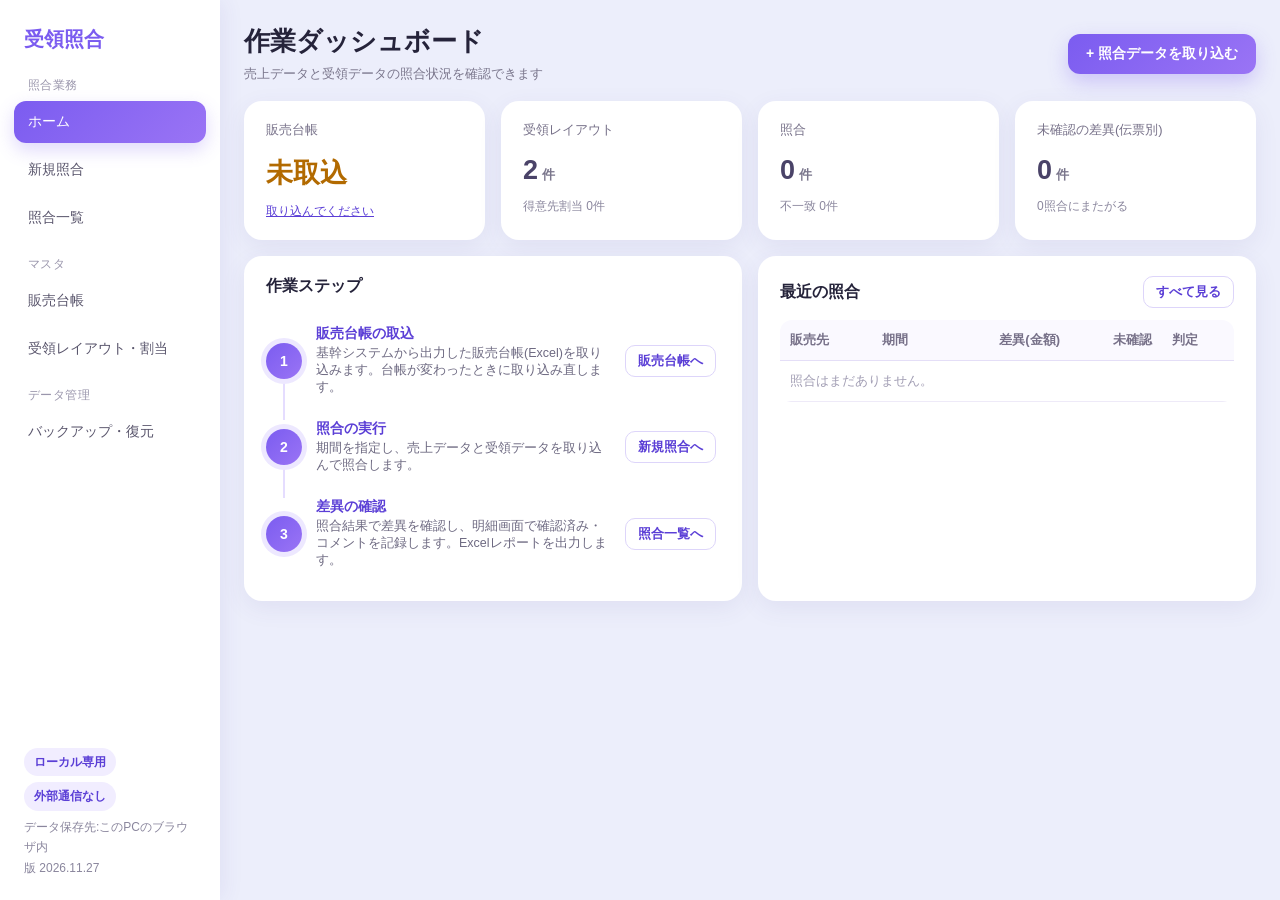
<file: 受領照合.html>
<!doctype html>
<html lang="ja">
<head>
<meta charset="utf-8">
<meta name="viewport" content="width=device-width, initial-scale=1">
<!-- 外部への通信・外部ファイルの読込をすべて禁止(このファイルの中だけで動作) -->
<meta http-equiv="Content-Security-Policy" content="default-src 'none'; script-src 'unsafe-inline'; style-src 'unsafe-inline'; img-src data: blob:; connect-src 'none'; form-action 'none'; base-uri 'none'">
<meta name="referrer" content="no-referrer">
<title>受領照合</title>
<style>
/* 受領照合 デザイン(白サイドメニュー+紫グラデーション・角丸カード) 外部フォント・CDN不使用 */
:root{
  --bg:#ECEEFB;--surface:#FFFFFF;--text:#25233A;--muted:#6E6A82;--line:#E4DEF7;--line2:#EEEAF8;
  --primary:#7B5CF0;--primary2:#9A74F5;--primary-d:#5B3FD6;--primary-l:#F1EDFF;--grad:linear-gradient(135deg,#7B5CF0,#9A74F5);
  --shadow:0 7px 25px rgba(81,66,140,.08);
  --ok-bg:#E3F5EA;--ok:#1B6236;--diff-bg:#FFF1C2;--diff:#6B4A00;--s-bg:#DDEBFF;--s:#1D4C88;--r-bg:#FDE3E6;--r:#A0213A;
  --neg:#C0262D;
}
*{box-sizing:border-box}
body{margin:0;background:var(--bg);color:var(--text);font-family:Meiryo,'メイリオ','Yu Gothic UI','Hiragino Sans',sans-serif;font-size:14px}
a{color:var(--primary-d)}a:hover{color:var(--primary)}
.app{display:flex;min-height:100vh}
/* サイドメニュー */
.side{width:250px;flex:0 0 250px;background:#fff;padding:24px 18px;box-shadow:4px 0 20px rgba(77,60,160,.07);display:flex;flex-direction:column;position:sticky;top:0;height:100vh;overflow:auto}
.brand{color:var(--primary);font-weight:700;font-size:20px;margin:4px 10px 24px;text-decoration:none;display:block}
.brand:hover{color:var(--primary)}
.nav{display:flex;flex-direction:column}
.nav .grp{font-size:12px;color:#9A96AC;padding:14px 14px 4px;letter-spacing:.04em}.nav .grp:first-child{padding-top:0}
.nav a{display:block;padding:12px 14px;margin:3px 0;border-radius:12px;text-decoration:none;color:#59556C}
.nav a:hover{background:var(--primary-l);color:var(--primary-d)}
.nav a.on{background:var(--grad);color:#fff;box-shadow:0 7px 18px rgba(123,92,240,.24)}
.side-foot{margin-top:auto;padding:16px 10px 0;font-size:12px;color:#8A869D;line-height:1.7}
.side-foot .lock{display:inline-block;padding:4px 10px;border-radius:99px;background:var(--primary-l);color:var(--primary-d);font-weight:700;margin-bottom:6px}
.main{flex:1;min-width:0;padding:30px;display:flex;flex-direction:column;gap:18px}
/* 見出し */
h1{margin:0;font-size:26px;font-weight:700}h2{margin:0;font-size:16px}
.head{display:flex;flex-wrap:wrap;justify-content:space-between;align-items:center;gap:12px}
.head .sub{margin-top:6px}
.row{display:flex;flex-wrap:wrap;align-items:center;gap:12px}.row .right,.head .right{margin-left:auto;display:flex;gap:8px;flex-wrap:wrap}
.sub{font-size:13px;color:#7A768C}
.back{font-size:13px;color:var(--primary-d);text-decoration:none}.back:hover{text-decoration:underline}
/* カード */
.card{background:var(--surface);border-radius:18px;padding:20px 22px;box-shadow:var(--shadow);display:flex;flex-direction:column;gap:12px;min-width:0}
.cards{display:grid;grid-template-columns:repeat(4,minmax(0,1fr));gap:16px}
.stat .k{font-size:13px;color:#777189}.stat .v{font-size:27px;font-weight:700;margin-top:4px;color:#4A4368}.stat .d{font-size:12px;color:#8A869D}
.stat .v.small{font-size:19px}
.warnv{color:#B26A00 !important}
.wide2{grid-column:span 2}
.steps{display:grid;grid-template-columns:repeat(4,minmax(0,1fr));gap:12px}
.stepc{padding:14px;border-radius:14px;background:#F5F2FF;border:1px solid #E5DDFF;text-decoration:none;color:var(--text);display:flex;flex-direction:column;gap:4px}
.stepc:hover{border-color:var(--primary2);color:var(--text)}
.stepc b{color:#6D4CE5}.stepc span{font-size:13px;color:#59556C}
.stepc.done{background:#F2FAF5;border-color:#CDEBD8}.stepc.done b{color:var(--ok)}
.progress{height:8px;background:#E9E4FB;border-radius:99px;overflow:hidden}.progress i{display:block;height:100%;background:linear-gradient(90deg,#7B5CF0,#AF8DFF)}
/* ボタン・入力 */
.btn{display:inline-flex;align-items:center;justify-content:center;gap:6px;height:40px;padding:0 18px;border-radius:12px;font-size:14px;font-weight:700;text-decoration:none;cursor:pointer;border:1px solid #DDD5FA;background:#fff;color:var(--primary-d);font-family:inherit;white-space:nowrap}
.btn:hover{background:var(--primary-l);color:var(--primary-d)}
.btn-s{height:32px;padding:0 12px;font-size:13px;border-radius:10px}
.btn-p{border:0;background:var(--grad);color:#fff;box-shadow:0 8px 20px rgba(123,92,240,.29)}.btn-p:hover{color:#fff;background:linear-gradient(135deg,#6A4BE6,#8C63F0)}
.btn-danger{color:var(--neg);border-color:#F3CDD2}.btn-danger:hover{background:#FFF1F3;color:var(--neg)}
.btn:disabled{opacity:.45;cursor:not-allowed}
.fld{height:38px;font-size:14px;font-family:inherit;border:1px solid #DDD5FA;border-radius:10px;padding:0 12px;background:#fff;color:var(--text)}
.fld:focus,.cin:focus{outline:2px solid #C9B8FF;outline-offset:0;border-color:var(--primary)}
.fld-s{height:32px;font-size:13px;padding:0 8px;border-radius:8px}
textarea.fld{height:auto;padding:10px 12px;max-width:720px;width:100%}
.lbl{display:flex;flex-direction:column;gap:5px;font-size:12px;color:#777189}
.chk{display:flex;align-items:center;gap:6px;font-size:13px}
input[type=checkbox]{accent-color:var(--primary);width:16px;height:16px}
.filters{display:flex;flex-wrap:wrap;gap:12px 16px;align-items:flex-end}
/* 表 */
.tblwrap{overflow-x:auto;border-radius:12px}
.tbl{width:100%;border-collapse:collapse;font-size:13px}
.tbl th{color:#777189;font-weight:700;text-align:left;padding:11px 10px;border-bottom:1px solid var(--line);white-space:nowrap;background:#FAF9FF;position:sticky;top:0}
.tbl th.gs{color:#3B5CC4;background:#F1F5FF}.tbl th.gr{color:#9A4A16;background:#FFF6EF}.tbl th.gd{color:#6D4CE5;background:#F5F2FF}
.tbl td{padding:11px 10px;border-bottom:1px solid var(--line2);white-space:nowrap}
.tbl tbody tr:hover td{background:#FBFAFF}
.tbl .n{text-align:right;font-variant-numeric:tabular-nums}
.tbl tfoot td{font-weight:700;background:#FAF9FF;border-top:1px solid var(--line)}
.tbl tr.r-diff td{background:#FFFBEA}.tbl tr.r-s td{background:#F3F7FF}.tbl tr.r-r td{background:#FFF5F6}
.tbl tr.used td{background:#F8F5FF}
.tbl .wrap{white-space:normal;min-width:200px}
.tbl.compact{font-size:12.5px}.tbl.compact td,.tbl.compact th{padding:8px 6px}.tbl.compact td.cm{white-space:normal;width:100%;min-width:130px}.tbl.compact td.cm .cin{width:100%;min-width:120px}
.neg{color:var(--neg);font-weight:700}.pos{font-weight:700}.zero{color:#A29EB4}
/* バッジ */
.b{display:inline-block;padding:4px 10px;border-radius:99px;font-size:11.5px;font-weight:700;white-space:nowrap}
.b-ok{background:var(--ok-bg);color:var(--ok)}.b-diff{background:var(--diff-bg);color:var(--diff)}
.b-s{background:var(--s-bg);color:var(--s)}.b-r{background:var(--r-bg);color:var(--r)}.b-g{background:#EDE8FF;color:#6D4CE5}
.b-std{background:#EDE8FF;color:#6D4CE5}
.big{font-size:15px;padding:6px 16px}
/* タブ */
.panel{background:var(--surface);border-radius:18px;box-shadow:var(--shadow);display:flex;flex-direction:column;overflow:hidden}
.tabs{display:flex;flex-wrap:wrap;gap:6px;padding:14px 16px 12px;border-bottom:1px solid var(--line2)}
.tab{display:inline-flex;align-items:center;gap:8px;height:38px;padding:0 16px;font-size:14px;text-decoration:none;color:#59556C;border-radius:12px}
.tab:hover{background:var(--primary-l);color:var(--primary-d)}
.tab.on{background:var(--grad);color:#fff;font-weight:700;box-shadow:0 6px 16px rgba(123,92,240,.25)}
.cnt{display:inline-block;min-width:22px;padding:1px 7px;border-radius:99px;font-size:12px;background:#EEEAF8;color:#6E6A82;text-align:center}
.cnt.has{background:#FFE9A8;color:#6B4A00}
.tab.on .cnt{background:rgba(255,255,255,.25);color:#fff}
.panel .bar{display:flex;flex-wrap:wrap;gap:12px 16px;align-items:center;padding:14px 18px}
.panel .inner{overflow-x:auto;padding:0 18px 18px}
.legend{margin-left:auto;display:flex;gap:6px;flex-wrap:wrap}
.cin{height:32px;width:220px;font-size:13px;font-family:inherit;border:1px solid #DDD5FA;border-radius:8px;padding:0 10px}
.cin.saved{border-color:#7BC29A;background:#F4FBF6}.cin.err{border-color:var(--neg)}
/* メッセージ */
.msg{padding:12px 16px;border-radius:12px;font-size:13px}
.msg-ok{background:#EFFAF3;color:var(--ok)}
.msg-err{background:#FFF0F2;color:var(--r)}
.msg-warn{background:#FFF8E5;color:var(--diff)}
.step{display:inline-flex;width:28px;height:28px;border-radius:10px;background:var(--grad);color:#fff;font-size:13px;align-items:center;justify-content:center;margin-right:10px;font-weight:700}
.kv{display:grid;grid-template-columns:max-content 1fr;gap:8px 18px;font-size:13px}.kv>:nth-child(odd){color:#777189}
.info{display:flex;flex-wrap:wrap;gap:28px;background:var(--surface);border-radius:18px;padding:16px 22px;font-size:13px;box-shadow:var(--shadow)}
.info .k{color:#777189;font-size:12px}.info .v{font-weight:700;margin-top:2px}
.grid2{display:grid;grid-template-columns:repeat(auto-fit,minmax(460px,1fr));gap:16px}
.pager{display:flex;gap:8px;align-items:center;font-size:13px}
.chip{display:inline-flex;align-items:center;gap:4px;padding:4px 10px;border-radius:99px;font-size:12px;font-weight:700}
.chip-ok{background:var(--ok-bg);color:var(--ok)}.chip-ng{background:var(--r-bg);color:var(--r)}
.note{margin:0;font-size:12px;color:#8A869D}
details>summary{list-style:none}details>summary::-webkit-details-marker{display:none}
/* 処理中 */
.busy{position:fixed;inset:0;background:rgba(37,35,58,.35);display:flex;align-items:center;justify-content:center;z-index:100}
.busy[hidden]{display:none}
.busy-box{background:#fff;border-radius:18px;padding:24px 32px;display:flex;align-items:center;gap:16px;font-size:15px;box-shadow:0 12px 40px rgba(81,66,140,.25);max-width:90vw}
.spinner{width:28px;height:28px;border:3px solid #E9E4FB;border-top-color:var(--primary);border-radius:50%;animation:spin .9s linear infinite}
@keyframes spin{to{transform:rotate(360deg)}}
@media (prefers-reduced-motion:reduce){.spinner{animation:none}}
/* 画面幅 */
@media (max-width:1100px){.cards,.steps{grid-template-columns:repeat(2,minmax(0,1fr))}}
@media (max-width:850px){.side{width:190px;flex-basis:190px}}
@media (max-width:600px){.app{display:block}.side{width:auto;height:auto;position:static;padding:14px}.brand{margin:0 6px 10px}.nav{flex-direction:row;overflow:auto;gap:6px}.nav .grp,.side-foot{display:none}.nav a{white-space:nowrap}
  .cards,.steps{grid-template-columns:1fr}.wide2{grid-column:span 1}.main{padding:16px}.grid2{grid-template-columns:1fr}}
/* 調整 */
.wide2 .steps{grid-template-columns:repeat(2,minmax(0,1fr))}
@media (max-width:1560px){.side{width:220px;flex-basis:220px;padding:22px 14px}.main{padding:24px}
  .tbl.compact td,.tbl.compact th{padding:8px 5px}.tbl.compact td.cm{min-width:110px}.tbl.compact td.cm .cin{min-width:100px}}

/* ファイル選択欄(未選択/セット済みを明確に) */
.dropwrap{display:flex;flex-direction:column;gap:8px;align-items:flex-start;width:100%}
.drop{position:relative;width:100%;display:flex;align-items:center;gap:14px;padding:18px 20px;border:2px dashed #CFC2FA;border-radius:14px;background:#FBFAFF;cursor:pointer;transition:background .15s,border-color .15s}
.drop:hover{border-color:var(--primary2);background:#F7F4FF}
.drop:focus-within{outline:3px solid #C9B8FF;outline-offset:2px}
.drop.over{border-color:var(--primary);border-style:solid;background:var(--primary-l)}
.drop-input{position:absolute;inset:0;opacity:0;width:100%;height:100%;cursor:pointer}
.drop-icon{flex:0 0 auto;display:flex;color:var(--primary)}
.drop-icon.icon-set{display:none}
.drop-text{display:flex;flex-direction:column;gap:2px;min-width:0;flex:1}
.drop-title{font-size:14px;color:var(--text);overflow:hidden;text-overflow:ellipsis;white-space:nowrap}
.drop-sub{font-size:12px;color:#7A768C}
.drop-state{flex:0 0 auto;font-size:12px;font-weight:700;padding:5px 12px;border-radius:99px;background:#EEEAF8;color:#6E6A82}
.drop.is-set{border-style:solid;border-color:#3FA46A;background:#EFFAF3}
.drop.is-set .icon-empty{display:none}.drop.is-set .icon-set{display:flex;color:#1F8A4C}
.drop.is-set .drop-title{color:#14532D}
.drop.is-set .drop-state{background:#1F8A4C;color:#fff}
/* 作業ステップ(縦並び) */
.vsteps{list-style:none;margin:4px 0 0;padding:0;display:flex;flex-direction:column}
.vsteps li{position:relative;display:flex;align-items:center;gap:14px;padding:12px 4px 12px 0}
.vsteps li:not(:last-child)::after{content:"";position:absolute;left:17px;top:48px;bottom:-12px;width:2px;background:#E5DDFF}
.vsteps li.done:not(:last-child)::after{background:#A7DDBC}
.vsteps .num{flex:0 0 36px;height:36px;border-radius:50%;display:flex;align-items:center;justify-content:center;font-weight:700;background:#EEEAF8;color:#6E6A82;position:relative;z-index:1}
.vsteps li.done .num{background:#1F8A4C;color:#fff}
.vsteps li.current .num{background:var(--grad);color:#fff;box-shadow:0 0 0 5px #EDE8FF}
.vs-body{flex:1;display:flex;flex-direction:column;gap:2px;min-width:0}
.vs-body b{font-size:14px}.vs-body span{font-size:12.5px;color:#6E6A82}
.vsteps li.current .vs-body b{color:var(--primary-d)}
.vs-state{font-size:12px;font-weight:700;padding:3px 10px;border-radius:99px;background:#EEEAF8;color:#6E6A82}
.vsteps li.done .vs-state{background:var(--ok-bg);color:var(--ok)}
.vsteps li.current .vs-state{background:#EDE8FF;color:var(--primary-d)}
/* 合計カード(売上額・受領額・差額) */
.tcards{display:grid;grid-template-columns:repeat(3,minmax(0,1fr));gap:16px}
.tcard{background:#fff;border:1px solid #E6E1F5;border-radius:6px;padding:14px 22px 12px;display:flex;flex-direction:column;gap:6px}
.tcard .k{font-size:14px;color:#3A3650}
.tcard .v{font-size:30px;font-weight:700;color:#25233A;font-variant-numeric:tabular-nums;padding:4px 0}
.tcard .d{font-size:12.5px;color:#6E6A82}
.tcard.is-diff{background:#FDEDED;border-color:#F4C7C7}.tcard.is-diff .k,.tcard.is-diff .v,.tcard.is-diff .d,.tcard.is-diff a{color:#B42318}
.tcard.is-ok{background:#EFFAF3;border-color:#BFE3CC}.tcard.is-ok .k,.tcard.is-ok .v,.tcard.is-ok .d{color:#1B6236}
@media (max-width:900px){.tcards{grid-template-columns:1fr}}
.tbl.compact th.n{line-height:1.3}

/* 照合結果: 見出しを固定(表の中でスクロール) */
.tblscroll{max-height:calc(100vh - 170px);min-height:240px;overflow:auto;border-radius:12px;border:1px solid var(--line2)}
.tbl.sticky thead th{position:sticky;top:0;z-index:2;box-shadow:inset 0 -1px 0 var(--line)}
/* 照合結果: 売上・受領・差異の金額を目立たせる */
.tbl td.amt{font-size:14px;font-weight:700;color:#25233A}
/* 金額列の左右に罫線 */
.tbl td.amt.as,.tbl th.gs.amt{border-left:2px solid #A9BFFF;border-right:2px solid #A9BFFF}
.tbl td.amt.ar,.tbl th.gr.amt{border-left:2px solid #FFC59E;border-right:2px solid #FFC59E}
.tbl td.amt.ad,.tbl th.gd.amt{border-left:2px solid #C3B0FF;border-right:2px solid #C3B0FF}
.tbl th.amt{font-size:13.5px;color:#25233A}
.tbl th.gs.amt{background:#E3ECFF}.tbl th.gr.amt{background:#FFEBDD}.tbl th.gd.amt{background:#ECE5FF}
.tbl td.amt.zero{color:#A29EB4;font-weight:400}
/* 長い文字列の列で他の列が押し出されないように */
.tbl.compact td.txt{max-width:240px;overflow:hidden;text-overflow:ellipsis}
/* 照合結果の検索条件 */
.panel .bar .sep{width:1px;height:26px;background:var(--line)}
.panel .bar select.fld-s{height:32px}
/* ホームの作業ステップ(状態表示なし) */
.vsteps li:not(:last-child)::after{background:#E5DDFF}
/* 文字の列は長いと折り返し(列が多い切り口でも判定列まで収める) */
.tbl.compact td.txt{white-space:normal;max-width:190px;min-width:60px;line-height:1.35}

</style>
</head>
<body>
<div class="app">
<aside class="side">
  <a class="brand" href="#/">受領照合</a>
  <nav class="nav" aria-label="メインメニュー">
    <div class="grp">照合業務</div>
    <a href="#/" data-nav="list">ホーム</a>
    <a href="#/new" data-nav="new">新規照合</a>
    <a href="#/matches" data-nav="matches">照合一覧</a>
    <div class="grp">マスタ</div>
    <a href="#/ledger" data-nav="ledger">販売台帳</a>
    <a href="#/layouts" data-nav="layouts">受領レイアウト・割当</a>
    <div class="grp">データ管理</div>
    <a href="#/backup" data-nav="backup">バックアップ・復元</a>
  </nav>
  <div class="side-foot"><span class="lock">ローカル専用</span> <span class="lock">外部通信なし</span><br>データ保存先:このPCのブラウザ内<br>版 2026.11.27</div>
</aside>
<main class="main" id="view"><div class="sub">読み込んでいます…</div></main>
</div>
<div id="busy" class="busy" hidden><div class="busy-box"><div class="spinner" aria-hidden="true"></div><div id="busy-text">処理しています…</div></div></div>
<noscript><p>JavaScript を有効にしてください。</p></noscript>
<script>
/* 列見出し定義(サンプルファイルから抽出。業務データは含まない) */
(function (RM) {
  RM.SALES_HEADERS = ["RPT用CLIENTID", "伝票管理番号", "行番号", "ロット明細行番号", "部門コード", "部門略称", "販売先コード", "販売先略称", "商品コード", "商品略称", "メーカーコード", "メーカー名称", "販売先商品識別ｺｰﾄﾞ", "JANコード", "属性ｺｰﾄﾞA02(ブランド/銘柄)", "ブランド/銘柄略称", "識別子", "売上伝票番号(連番)", "売上伝票番号(枝番)", "識別子(売成約)", "売成約番号", "識別子(受注)", "受注SEQNO", "出荷日付", "売上伝票日付", "仮単価区分", "仮単価区分名称", "単価計算区分", "単価計算区分名称", "単位数量", "荷姿管理単位名称", "重量(kg)", "売上数量", "販売単位名称", "相手先注文番号", "販売単価", "売上金額(即引前)", "即引リベート金額(売上)", "社員コード", "社員氏名", "諸掛金額", "ロット管理番号", "連携用ロット№", "ロット払出数量", "ロット払出重量", "取引区分コード", "取引区分名称", "伝票種別", "伝票名称", "商品識別コード", "ｻﾝﾌﾟﾙ出荷区分", "ｻﾝﾌﾟﾙ出荷区分名称", "収益区分", "収益区分名称", "入数(荷姿)", "荷姿管理単位名称", "ロット単価", "即引後売上金額", "評価単価", "粗利①(額)", "粗利率", "売上利益", "売上利益率", "倉庫コード", "倉庫名称", "売上伝票状態区分", "売上伝票状態区分名称", "受注時仮単価区分", "受注時仮単価区分名称", "個体識別番号", "牛ロット番号", "オンライン区分", "オンライン区分名称", "定貫区分", "定貫区分名称", "出荷指示単位数量", "出荷指示数", "出荷指示重量", "出荷先コード", "出荷先略称", "店舗コード", "店舗略称", "発注元コード", "発注元略称", "合わせ数名称", "諸掛金額", "諸掛金額", "諸掛金額", "諸掛金額", "諸掛金額", "属性ｺｰﾄﾞC01(採捕方法)", "属性ｺｰﾄﾞC01(採捕方法)名称", "属性ｺｰﾄﾞC02(水域名)", "属性ｺｰﾄﾞC02(水域名)名称", "属性ｺｰﾄﾞC03(水揚港)", "属性ｺｰﾄﾞC03(水揚港)名称", "属性ｺｰﾄﾞC04(加工地/ﾊﾟｯｶｰ/船名)", "属性ｺｰﾄﾞC04(加工地/ﾊﾟｯｶｰ/船名)名称", "属性ｺｰﾄﾞC05(包装形態)", "属性ｺｰﾄﾞC05(包装形態)名称", "大分類コード", "大分類略称", "中分類コード", "中分類略称", "小分類コード", "小分類略称", "細分類コード", "細分類略称", "標準品名コード", "標準品名略称", "属性ｺｰﾄﾞA01(国産/輸入(詳細))", "国産/輸入(詳細)略称", "属性ｺｰﾄﾞA01代替区分(国産/輸入(詳細))", "ｺｰﾄﾞA01代替区分(国産/輸入(詳細)))名称", "属性ｺｰﾄﾞA02代替区分(ブランド/銘柄)", "属性ｺｰﾄﾞA02代替区分(ブランド/銘柄)名称", "属性ｺｰﾄﾞA03(態様)", "態様略称", "属性ｺｰﾄﾞA04(形状)", "形状略称", "属性ｺｰﾄﾞA05(部位)", "部位略称", "属性ｺｰﾄﾞA06(加工方法)", "加工方法略称", "属性ｺｰﾄﾞA07(等級(飼養)", "等級(飼養)略称", "属性ｺｰﾄﾞA08(規格/サイズ)", "規格/サイズ略称", "属性ｺｰﾄﾞB01(企画)", "企画略称", "ITFコード", "規格品区分", "規格品区分略称", "品目コード", "(所属)企業コード", "取引先略称", "取引日付", "在庫評価計算区分ｺｰﾄﾞ", "社内売買部門コード", "在庫評価計算方法", "在庫評価計算方法名称", "最新粗利用原価", "本体金額", "最新粗利額", "最新粗利率", "部門コード", "部門略称", "社員コード", "社員氏名", "開始出荷日", "終了出荷日", "開始売上伝票日付", "終了売上伝票日付", "販売先コード", "販売先略称", "倉庫コード", "倉庫名称", "メーカーコード", "メーカー名称", "属性ｺｰﾄﾞA02(ブランド/銘柄)", "ブランド/銘柄略称", "商品識別コード", "JANコード", "商品コード", "商品略称", "伝票種別", "取引区分名称", "開始・取引区分コード", "開始・取引区分名称", "終了・取引区分コード", "終了・取引区分名称", "担当業務コード", "担当業務コ名称", "定特区分", "定特区分名称", "仮単価区分", "仮単価区分名称", "売成約番号(連番)", "ロット別出力", "ロット別出力名称", "個体識別番号管理区分", "個体識別番号管理区分名称", "関連直送売上出力区分", "関連直送売上出力区分名称", "売上伝票№状態", "売上伝票№状態名称", "タイムスタンプ(時間)", "タイムスタンプ(日付)"];
  RM.STANDARD_RECEIPT_HEADERS = ["RPT用CLIENTID", "取引日付", "店舗コード", "店舗略称", "相手先注文番号", "受領数量", "受領単価", "受領金額", "照合実行区分名称", "データ取込区分名称", "販売先コード", "販売先略称", "取引明細番号(発注・返品)", "相手先商品コード", "相手先商品名カナ", "販売先コード", "販売先略称", "実行担当コード", "実行担当名", "受領入数", "受領数量(総バラ)", "受領重量", "部署コード", "EDI)接続先識別コード", "EDI)取引先コード", "伝票管理番号", "部署コード", "部署略称", "実行担当コード", "実行担当氏名", "販売先コード", "販売先略称", "日付条件", "日付条件名称", "開始取引日付", "終了取引日付", "タイムスタンプ(開始日付)", "タイムスタンプ(終了日付)", "照合実行区分", "照合実行区分名称", "データ取込区分", "データ取込区分名称", "タイムスタンプ(日付)", "タイムスタンプ(時間)", "本伝票番号"];
  RM.LEDGER_HEADERS = ["削除区分", "販売台帳番号(内訳)年度", "販売台帳番号(内訳)連番", "台帳検索キー", "登録区分", "登録区分名称", "仕入台帳番号(内訳)年度", "仕入台帳番号(内訳)連番", "台帳種別区分", "台帳種別名称", "EDI対象区分", "EDI対象区分名称", "(台帳)適用開始日", "(台帳)適用終了日", "対象成約番号", "(主管)部門コード", "主管部門略称", "(伝票計上)部門ｺｰﾄﾞ", "伝票計上部門略称", "大分類コード", "大分類略称", "中分類コード", "中分類略称", "小分類コード", "小分類略称", "細分類コード", "細分類略称", "標準品名コード", "標準品名略称", "代表属性番号", "属性ｺｰﾄﾞA01(国産/輸入(詳細))", "属性ｺｰﾄﾞA01(国産/輸入(詳細))略称", "属性ｺｰﾄﾞA01代替区分(国産/輸入(詳細))", "属性ｺｰﾄﾞA01代替区分(国産/輸入(詳細))名称", "属性ｺｰﾄﾞA02(ブランド/銘柄)", "属性ｺｰﾄﾞA02(ブランド/銘柄)略称", "属性ｺｰﾄﾞA02代替区分(ブランド/銘柄)", "属性ｺｰﾄﾞA02代替区分(ブランド/銘柄)名称", "属性ｺｰﾄﾞA03(態様)", "属性ｺｰﾄﾞA03(態様)略称", "属性ｺｰﾄﾞA04(形状)", "属性ｺｰﾄﾞA04(形状)略称", "属性ｺｰﾄﾞA05(部位)", "属性ｺｰﾄﾞA05(部位)略称", "属性ｺｰﾄﾞA06(加工方法)", "属性ｺｰﾄﾞA06(加工方法)略称", "属性ｺｰﾄﾞA07(等級(飼養)", "属性ｺｰﾄﾞA07(等級(飼養)略称", "属性ｺｰﾄﾞA08(規格/サイズ)", "属性ｺｰﾄﾞA08(規格/サイズ)略称", "属性ｺｰﾄﾞB01(企画)", "属性ｺｰﾄﾞB01(企画)略称", "メーカーコード", "メーカー名称", "品目コード", "品目略称", "商品識別コード", "JANコード", "商品コード", "商品略称", "採捕方法コード", "採捕方法略称", "水域名コード", "水域名略称", "水揚港コード", "水揚港略称", "加工地/ﾊﾟｯｶｰ/船名コード", "加工地/ﾊﾟｯｶｰ/船名略称", "包装形態コード", "包装形態略称", "台帳商品名", "販売先商品識別ｺｰﾄﾞ", "販売先商品識別ｺｰﾄﾞ2", "PB区分", "PB区分名称", "自社パック区分", "自社パック区分名称", "販売先パック区分", "販売先パック区分名称", "発注元区分", "発注元区分名称", "単価登録単位区分", "単価登録単位区分名称", "EDI単位換算区分", "EDI単位換算区分名称", "EDI単位換算値", "商品別税グループコード", "品目別課税グループ名称", "荷姿管理単位ｺｰﾄﾞ", "荷姿管理単位名称", "発注形態区分", "発注形態区分名称", "入荷ﾘｰﾄﾞﾀｲﾑ(日)", "単価計算区分", "単価計算区分名称", "賞味･消費期限区分", "賞味･消費期限区分名称", "賞味･消費期限(出荷)有効期間", "賞味･消費期限(出荷)期間区分", "販売期間 期限期間区分名称", "スペック", "最低受注数", "追加受注数", "外箱形態", "ﾛｯﾄ逆転禁止区分", "ﾛｯﾄ逆転禁止区分名称", "物流メモ", "販売先関連ｺｰﾄﾞ(内訳)年度", "販売先関連ｺｰﾄﾞ(内訳)連番", "販売先関連名称", "販売先コード", "販売先略称", "店舗コード", "店舗略称", "台帳担当者コード", "台帳担当者氏名", "EDI基盤連携区分", "EDI基盤連携区分名称", "納品予定曜日1(月曜)", "納品予定曜日2(火曜)", "納品予定曜日3(水曜)", "納品予定曜日4(木曜)", "納品予定曜日5(金曜)", "納品予定曜日6(土曜)", "納品予定曜日7(日曜)", "出荷ﾘｰﾄﾞﾀｲﾑ(日)", "配送方法区分", "配送方法区分名称", "物流(販売)区分", "物流(販売)区分名称", "相手先コード", "出荷明細書発行区分", "出荷明細書発行区分名称", "相手先商品分類コード(1階層目)", "相手先商品分類名称(1階層目)", "相手先商品分類コード(2階層目)", "相手先商品分類名称(2階層目)", "相手先商品分類コード(3階層目)", "相手先商品分類名称(3階層目)", "相手先商品分類コード(4階層目)", "相手先商品分類名称(4階層目)", "相手先商品分類コード(5階層目)", "相手先商品分類名称(5階層目)", "運賃単価コード", "運賃単価名称", "運賃支払区分", "運賃支払区分名称", "運賃単価単位区分", "運賃単価単位区分名称", "倉庫コード", "倉庫名称", "出庫手数料単位区分", "出庫手数料単位区分名称", "保管単価単位区分", "保管単価単位区分名称", "出庫情報区分", "出庫情報区分名称", "構内物流費単位区分", "構内物流費単位区分名称", "センターフィー支払先コード", "センターフィー支払先略称", "販売台帳備考１", "販売台帳備考２", "仮単価区分", "仮単価区分名称", "通常単価 ﾘﾍﾞｰﾄﾊﾟﾀｰﾝ名称番号", "通常単価 ﾘﾍﾞｰﾄﾊﾟﾀｰﾝ名称", "通常単価 適用開始日", "通常単価 適用終了日", "通常単価 販売単価(税抜)", "通常単価 販売単価(税込)", "通常単価 店舗単価(税抜)", "通常単価 店舗単価(税込)", "特価単価1 ﾘﾍﾞｰﾄﾊﾟﾀｰﾝ名称番号", "特価単価1 ﾘﾍﾞｰﾄﾊﾟﾀｰﾝ名称", "特価単価1 単価適用開始日", "特価単価1 単価適用終了日", "特価単価1 販売単価(税抜)", "特価単価1 販売単価(税込)", "特価単価1 店舗単価(税抜)", "特価単価1 店舗単価(税込)", "特価単価2 ﾘﾍﾞｰﾄﾊﾟﾀｰﾝ名称ｺｰﾄﾞ(連番)", "特価単価2 ﾘﾍﾞｰﾄﾊﾟﾀｰﾝ名称ｺｰﾄﾞ名称", "特価単価2 単価適用開始日", "特価単価2 単価適用終了日", "特価単価2 販売単価(税抜)", "特価単価2 販売単価(税込)", "特価単価2 店舗単価(税抜)", "特価単価2 店舗単価(税込)", "社内売買 仕入台帳台帳検索キー", "社内売買 仕入台帳主管部門コード", "社内売買 仕入台帳主管部門略称", "社内売買 仕入台帳伝票計上部門ｺｰﾄﾞ", "社内売買 仕入台帳伝票計上部門略称", "社内売買 仕入台帳倉庫コード", "社内売買 倉庫名称", "社内売買 購買先関連ｺｰﾄﾞ(年度)", "社内売買 購買先関連ｺｰﾄﾞ(連番)", "社内売買 購買先関連名称", "社内売買 仕入台帳台帳担当者コード", "社内売買 仕入台帳台帳担当者氏名", "社内売買 仕入台帳備考１", "社内売買 仕入台帳備考２", "社内売買 発注ﾘｰﾄﾞﾀｲﾑ(日)", "社内売買 仕入・物流(仕入)区分", "社内売買 物流(仕入)区分名称", "社内売買 運賃単価コード", "社内売買 運賃単価名称", "RPT用CLIENTID", "タイムスタンプ(時間)", "タイムスタンプ(日付)"];
  RM.BMS_RECEIPT_HEADERS = ["送信者ID", "送信者ID発行元", "受信者ID", "受信者ID発行元", "バージョン", "インスタンスID", "メッセージ種", "作成日時", "テスト区分ID", "最終送信先ID", "メッセージ識別ID", "送信者ステーションアドレス", "最終受信者ステーションアドレス", "直接受信者ステーションアドレス", "取引数", "支払法人コード", "支払法人GLN", "発注者コード", "発注者GLN", "発注者名称", "発注者名称カナ", "取引番号（発注・返品）", "取引付属番号", "出荷者管理番号", "直接納品先コード", "直接納品先GLN", "直接納品先名称", "直接納品先名称カナ", "最終納品先コード", "最終納品先GLN", "最終納品先名称", "最終納品先名称カナ", "計上部署コード", "計上部署GLN", "計上部署名称（カナ）", "陳列場所コード", "陳列場所名称", "陳列場所名称カナ", "請求取引先コード", "請求取引先GLN", "請求取引先名", "請求取引先名カナ", "取引先コード", "取引先GLN", "取引先名称", "取引先名称カナ", "枝番", "出荷先コード", "出荷場所GLN", "入荷管理用メーカーコード", "センター納品書番号", "納品経路", "便No", "通過在庫区分", "納品区分", "指定納品時刻", "バーコード情報", "カテゴリー名称1（印字用）", "カテゴリー名称2（印字用）", "最終納品先略称（印字用）", "ラベル自由使用欄（印字用）", "ラベル自由使用欄半角カナ（印字用）", "商品移動区分", "商品分類（大）", "商品分類（中）", "発注日", "直接納品先納品日", "最終納品先納品日", "訂正後直接納品先納品日", "訂正後最終納品先納品日", "計上日", "販促開始日", "販促終了日", "照合基準日", "照合基準日区分", "商品区分", "発注区分", "出荷データ有無区分", "取引番号区分", "EOS区分", "PB区分", "配送温度区分", "酒区分", "パック区分", "不定貫区分", "処理種別", "配送料免除区分", "伝票レス区分", "税区分", "税率", "梱包NO", "自由使用欄", "自由使用欄半角カナ", "原価金額合計", "売価金額合計", "税額合計金額", "数量合計", "発注単位数量合計", "重量合計", "取引明細番号（発注・返品）", "取引付属明細番号", "元取引番号", "元取引明細番号", "出荷者管理明細番号", "商品分類（小）", "商品分類（細）", "配達予定日", "納品期限", "センター納品詳細指示", "返品・値引理由コード", "メーカーコード", "商品コード（ＧTIN）", "商品コード（発注用）", "商品コード（取引先）", "商品コード（出荷元）", "商品コード区分", "商品名", "商品名カナ", "規格", "規格カナ", "入数", "都道府県コード", "国コード", "産地名", "水域コード", "水域名", "原産エリア", "等級", "階級", "銘柄", "商品ＰＲ", "バイオ区分", "品種コード", "養殖区分", "解凍区分", "商品状態区分", "形状・部位", "用途", "法定管理義務商材区分", "カラーコード", "カラー名称", "カラー名称カナ", "サイズコード", "サイズ名称", "サイズ名称カナ", "原単価", "原価金額", "売単価", "売価金額", "税額", "発注数量（バラ）", "発注単位", "発注数量（発注単位数）", "発注単位コード", "発注荷姿コード", "発注重量", "取引単位重量", "単価登録単位", "商品重量", "出荷数量（バラ）", "出荷数量（発注単位数）", "出荷重量", "受領数量（バラ）", "受領数量（発注単位数）", "受領重量", "訂正区分", "返品数量（バラ）", "返品重量", "譲渡年月１", "譲渡年月２"];
})(globalThis.RM = globalThis.RM || {});

/* Excel(.xlsx)/CSV の読込と .xlsx の書出。外部ライブラリなし(ブラウザ標準の圧縮APIのみ使用)。 */
(function (RM) {
  'use strict';

  class ReadError extends Error {}
  RM.ReadError = ReadError;

  // ---------------------------------------------------------------- ZIP
  const u16 = (b, o) => b[o] | (b[o + 1] << 8);
  const u32 = (b, o) => (b[o] | (b[o + 1] << 8) | (b[o + 2] << 16) | (b[o + 3] << 24)) >>> 0;

  function isZip(bytes) {
    return bytes.length > 4 && bytes[0] === 0x50 && bytes[1] === 0x4b && bytes[2] === 0x03 && bytes[3] === 0x04;
  }
  RM.isZip = isZip;

  function zipEntries(bytes) {
    let eocd = -1;
    for (let i = bytes.length - 22; i >= Math.max(0, bytes.length - 65557); i--) {
      if (u32(bytes, i) === 0x06054b50) { eocd = i; break; }
    }
    if (eocd < 0) throw new ReadError('Excelファイルの形式が正しくありません。');
    const count = u16(bytes, eocd + 10);
    let p = u32(bytes, eocd + 16);
    const dec = new TextDecoder('utf-8');
    const map = new Map();
    for (let i = 0; i < count; i++) {
      if (u32(bytes, p) !== 0x02014b50) throw new ReadError('Excelファイルの形式が正しくありません。');
      const method = u16(bytes, p + 10), csize = u32(bytes, p + 20), nlen = u16(bytes, p + 28);
      const elen = u16(bytes, p + 30), clen = u16(bytes, p + 32), loff = u32(bytes, p + 42);
      const name = dec.decode(bytes.subarray(p + 46, p + 46 + nlen));
      map.set(name.toLowerCase(), { name, method, csize, loff });
      p += 46 + nlen + elen + clen;
    }
    return map;
  }

  function entryStream(bytes, e) {
    const start = e.loff + 30 + u16(bytes, e.loff + 26) + u16(bytes, e.loff + 28);
    const data = bytes.subarray(start, start + e.csize);
    const src = new Blob([data]).stream();
    if (e.method === 0) return src;
    if (e.method === 8) return src.pipeThrough(new DecompressionStream('deflate-raw'));
    throw new ReadError('対応していない圧縮形式です。');
  }

  async function entryText(bytes, entries, name) {
    const e = entries.get(name.toLowerCase());
    if (!e) return null;
    return await new Response(entryStream(bytes, e)).text();
  }

  // ---------------------------------------------------------------- XML ヘルパー
  const ENT = { amp: '&', lt: '<', gt: '>', quot: '"', apos: "'" };
  function unesc(s) {
    if (s.indexOf('&') < 0) return s;
    return s.replace(/&(#x[0-9a-fA-F]+|#[0-9]+|[a-z]+);/g, (m, g) => {
      if (g[0] === '#') return String.fromCodePoint(g[1] === 'x' ? parseInt(g.slice(2), 16) : parseInt(g.slice(1), 10));
      return ENT[g] !== undefined ? ENT[g] : m;
    }).replace(/_x([0-9A-Fa-f]{4})_/g, (m, h) => String.fromCharCode(parseInt(h, 16)));
  }
  function attr(s, name) {
    const m = new RegExp('(?:^|\\s)' + name + '="([^"]*)"').exec(s);
    return m ? unesc(m[1]) : null;
  }
  // <si> / <is> の文字列(ふりがな <rPh> は除く)
  function richText(inner) {
    inner = inner.replace(/<rPh\b[\s\S]*?<\/rPh>/g, '');
    let out = '';
    const re = /<t(?:\s[^>]*)?>([\s\S]*?)<\/t>|<t\s*\/>/g;
    let m;
    while ((m = re.exec(inner))) out += m[1] ? unesc(m[1]) : '';
    return out;
  }

  function colIndex(ref) {  // "AB12" -> 28
    let n = 0;
    for (let i = 0; i < ref.length; i++) {
      const c = ref.charCodeAt(i);
      if (c < 65 || c > 90) break;
      n = n * 26 + (c - 64);
    }
    return n;
  }
  function colName(n) {
    let s = '';
    while (n > 0) { const r = (n - 1) % 26; s = String.fromCharCode(65 + r) + s; n = Math.floor((n - 1) / 26); }
    return s;
  }
  RM.colName = colName;

  const BUILTIN_DATE = new Set([14, 15, 16, 17, 18, 19, 20, 21, 22, 27, 28, 29, 30, 31, 32, 33, 34, 35, 36, 45, 46, 47, 50, 51, 52, 53, 54, 55, 56, 57, 58]);
  function dateStyles(stylesXml) {
    const isDate = [];
    if (!stylesXml) return isDate;
    const custom = new Map();
    const nf = /<numFmt\b([^>]*)\/?>/g;
    let m;
    while ((m = nf.exec(stylesXml))) {
      const id = +attr(m[1], 'numFmtId');
      const code = (attr(m[1], 'formatCode') || '').replace(/"[^"]*"/g, '').replace(/\[[^\]]*\]/g, '').toLowerCase();
      custom.set(id, /[ymd]/.test(code) && !/^[#0.,\s%]*$/.test(code));
    }
    const xfs = /<cellXfs\b[^>]*>([\s\S]*?)<\/cellXfs>/.exec(stylesXml);
    if (xfs) {
      const re = /<xf\b([^>]*?)\/?>/g;
      while ((m = re.exec(xfs[1]))) {
        const id = +(attr(m[1], 'numFmtId') || 0);
        isDate.push(custom.has(id) ? custom.get(id) : BUILTIN_DATE.has(id));
      }
    }
    return isDate;
  }

  function serialToYmd(n) {
    const d = new Date(Date.UTC(1899, 11, 30) + Math.round(n) * 86400000);
    return d.getUTCFullYear() + '/' + String(d.getUTCMonth() + 1).padStart(2, '0') + '/' + String(d.getUTCDate()).padStart(2, '0');
  }

  /**
   * .xlsx を読み、行の配列を返す。各行は列番号(1始まり)をインデックスとする疎な配列。
   * opts.sheetName: シート名(空なら先頭) / opts.maxRow: この行番号まで読む / opts.cols: 保持する列番号 / opts.onProgress(行番号)
   */
  async function readXlsx(buffer, opts = {}) {
    const bytes = buffer instanceof Uint8Array ? buffer : new Uint8Array(buffer);
    if (!isZip(bytes)) throw new ReadError('Excel(.xlsx)ファイルではありません。古い形式(.xls)の場合は .xlsx で保存し直してください。');
    const entries = zipEntries(bytes);
    const wb = await entryText(bytes, entries, 'xl/workbook.xml');
    const rels = await entryText(bytes, entries, 'xl/_rels/workbook.xml.rels');
    if (!wb || !rels) throw new ReadError('Excelファイルの形式が正しくありません。');
    const sheets = [];
    let m;
    const sre = /<sheet\b([^>]*)\/?>/g;
    while ((m = sre.exec(wb))) sheets.push({ name: attr(m[1], 'name'), rid: attr(m[1], 'r:id') });
    if (!sheets.length) throw new ReadError('シートがありません。');
    let sheet = sheets[0];
    if (opts.sheetName) {
      sheet = sheets.find(s => s.name === opts.sheetName);
      if (!sheet) throw new ReadError(`シート「${opts.sheetName}」がありません(シート: ${sheets.map(s => s.name).join('、')})`);
    }
    let target = null;
    const rre = /<Relationship\b([^>]*)\/?>/g;
    while ((m = rre.exec(rels))) if (attr(m[1], 'Id') === sheet.rid) target = attr(m[1], 'Target');
    if (!target) throw new ReadError('シートが見つかりません。');
    const path = target.startsWith('/') ? target.slice(1) : 'xl/' + target.replace(/^\.\//, '');

    const shared = [];
    const ss = await entryText(bytes, entries, 'xl/sharedStrings.xml');
    if (ss) {
      const re = /<si>([\s\S]*?)<\/si>|<si\s*\/>/g;
      while ((m = re.exec(ss))) shared.push(m[1] ? richText(m[1]) : '');
    }
    const isDate = dateStyles(await entryText(bytes, entries, 'xl/styles.xml'));

    const e = entries.get(path.toLowerCase());
    if (!e) throw new ReadError('シートのデータが見つかりません。');
    const rows = [];
    const cellRe = /<c\b([^>]*?)(?:\/>|>([\s\S]*?)<\/c>)/g;
    const maxRow = opts.maxRow || Infinity;
    const keep = opts.cols ? new Set(opts.cols) : null;  // 指定した列だけ保持(メモリ節約)。他の列は「値がある」印だけ残す
    let seqRow = 0, done = false;

    function parseRow(rowXml) {
      const head = /^<row\b([^>]*)>/.exec(rowXml);
      const rAttr = head ? attr(head[1], 'r') : null;
      const rowNo = rAttr ? +rAttr : seqRow + 1;
      seqRow = rowNo;
      if (rowNo > maxRow) { done = true; return; }
      const row = [];
      let seqCol = 0, cm;
      cellRe.lastIndex = 0;
      while ((cm = cellRe.exec(rowXml))) {
        const a = cm[1];
        const ref = attr(a, 'r');
        const col = ref ? colIndex(ref) : seqCol + 1;
        seqCol = col;
        const inner = cm[2];
        if (inner === undefined) continue;
        if (keep && !keep.has(col)) { if (/<v>[^<]|<t[^>]*>[^<]/.test(inner)) row.any = true; continue; }
        const t = attr(a, 't');
        let v = null;
        if (t === 'inlineStr') {
          const is = /<is>([\s\S]*?)<\/is>/.exec(inner);
          v = is ? richText(is[1]) : '';
        } else {
          const vm = /<v>([\s\S]*?)<\/v>/.exec(inner);
          if (!vm) continue;
          const raw = vm[1];
          if (t === 's') v = shared[+raw] !== undefined ? shared[+raw] : '';
          else if (t === 'str' || t === 'e') v = unesc(raw);
          else if (t === 'b') v = raw === '1';
          else if (t === 'd') v = unesc(raw).slice(0, 10).replace(/-/g, '/');
          else {
            const n = Number(raw);
            const s = attr(a, 's');
            v = (s !== null && isDate[+s]) ? serialToYmd(n) : n;
          }
        }
        row[col] = v;
      }
      rows[rowNo - 1] = row;
      if (opts.onProgress && rowNo % 5000 === 0) opts.onProgress(rowNo);
    }

    const reader = entryStream(bytes, e).pipeThrough(new TextDecoderStream('utf-8')).getReader();
    let buf = '';
    for (;;) {
      const { value, done: end } = await reader.read();
      if (end) break;
      buf += value;
      let start = buf.indexOf('<row');
      let last = buf.lastIndexOf('</row>');
      if (start >= 0 && last > start) {
        const chunk = buf.slice(start, last + 6);
        buf = buf.slice(last + 6);
        const parts = chunk.split('</row>');
        for (const pr of parts) {
          const i = pr.indexOf('<row');
          if (i >= 0) parseRow(pr.slice(i));
          if (done) break;
        }
      } else if (start < 0 && buf.length > 1 << 20) {
        buf = buf.slice(-64);
      }
      if (done) { try { await reader.cancel(); } catch (_) { /* noop */ } break; }
    }
    if (!done) {
      const i = buf.indexOf('<row');
      if (i >= 0 && buf.indexOf('</row>', i) > 0) parseRow(buf.slice(i, buf.indexOf('</row>', i)));
    }
    for (let i = 0; i < rows.length; i++) if (!rows[i]) rows[i] = [];
    return rows;
  }
  RM.readXlsx = readXlsx;

  // ---------------------------------------------------------------- CSV
  const ENC_LABEL = { 'cp932': 'shift_jis', 'utf-8': 'utf-8', 'utf-8-sig': 'utf-8' };
  function readCsv(buffer, encoding, delimiter, maxRow) {
    const bytes = buffer instanceof Uint8Array ? buffer : new Uint8Array(buffer);
    if (isZip(bytes)) throw new ReadError('CSVを指定していますが、Excelファイルが選択されています。');
    let text;
    try {
      text = new TextDecoder(ENC_LABEL[encoding] || encoding, { fatal: true }).decode(bytes);
    } catch (e) {
      throw new ReadError(`文字コード ${RM.ENCODINGS[encoding] || encoding} として読めません。レイアウトの文字コード設定を確認してください。`);
    }
    if (text.charCodeAt(0) === 0xfeff) text = text.slice(1);
    const rows = [];
    let row = [''], i = 0, q = false, col = 0;
    const n = text.length, d = delimiter || ',';
    const lim = maxRow || Infinity;
    while (i < n) {
      const c = text[i];
      if (q) {
        if (c === '"') { if (text[i + 1] === '"') { row[col] += '"'; i += 2; continue; } q = false; i++; continue; }
        row[col] += c; i++; continue;
      }
      if (c === '"' && row[col] === '') { q = true; i++; continue; }
      if (c === d) { row.push(''); col++; i++; continue; }
      if (c === '\r' || c === '\n') {
        rows.push(row); if (rows.length >= lim) break;
        row = ['']; col = 0;
        if (c === '\r' && text[i + 1] === '\n') i++;
        i++; continue;
      }
      row[col] += c; i++;
    }
    if (rows.length < lim && !(row.length === 1 && row[0] === '')) rows.push(row);
    // 列番号(1始まり)に揃える
    return rows.map(r => { const a = [undefined]; for (const v of r) a.push(v); return a; });
  }
  RM.readCsv = readCsv;

  /** ファイル種別に応じて読む。行は 1始まりの列番号で参照する。 */
  async function readRows(buffer, fileType, opts = {}) {
    if (fileType === 'excel') return readXlsx(buffer, opts);
    return readCsv(buffer, opts.encoding || 'cp932', opts.delimiter || ',', opts.maxRow);
  }
  RM.readRows = readRows;

  // ---------------------------------------------------------------- .xlsx 書出
  const CRC_TABLE = (() => {
    const t = new Uint32Array(256);
    for (let n = 0; n < 256; n++) { let c = n; for (let k = 0; k < 8; k++) c = c & 1 ? 0xedb88320 ^ (c >>> 1) : c >>> 1; t[n] = c >>> 0; }
    return t;
  })();
  function crc32(b) { let c = 0xffffffff; for (let i = 0; i < b.length; i++) c = CRC_TABLE[(c ^ b[i]) & 0xff] ^ (c >>> 8); return (c ^ 0xffffffff) >>> 0; }

  async function deflate(bytes) {
    const s = new Blob([bytes]).stream().pipeThrough(new CompressionStream('deflate-raw'));
    return new Uint8Array(await new Response(s).arrayBuffer());
  }

  async function zip(files) {  // files: [{name, data(Uint8Array)}]
    const enc = new TextEncoder();
    const parts = [], cd = [];
    let off = 0;
    const now = new Date();
    const dt = ((now.getHours() << 11) | (now.getMinutes() << 5) | (now.getSeconds() >> 1)) & 0xffff;
    const dd = (((now.getFullYear() - 1980) << 9) | ((now.getMonth() + 1) << 5) | now.getDate()) & 0xffff;
    for (const f of files) {
      const name = enc.encode(f.name);
      const comp = await deflate(f.data);
      const crc = crc32(f.data);
      const lh = new DataView(new ArrayBuffer(30));
      lh.setUint32(0, 0x04034b50, true); lh.setUint16(4, 20, true); lh.setUint16(6, 0x0800, true); lh.setUint16(8, 8, true);
      lh.setUint16(10, dt, true); lh.setUint16(12, dd, true); lh.setUint32(14, crc, true);
      lh.setUint32(18, comp.length, true); lh.setUint32(22, f.data.length, true); lh.setUint16(26, name.length, true);
      parts.push(new Uint8Array(lh.buffer), name, comp);
      const ch = new DataView(new ArrayBuffer(46));
      ch.setUint32(0, 0x02014b50, true); ch.setUint16(4, 20, true); ch.setUint16(6, 20, true); ch.setUint16(8, 0x0800, true);
      ch.setUint16(10, 8, true); ch.setUint16(12, dt, true); ch.setUint16(14, dd, true); ch.setUint32(16, crc, true);
      ch.setUint32(20, comp.length, true); ch.setUint32(24, f.data.length, true); ch.setUint16(28, name.length, true);
      ch.setUint32(42, off, true);
      cd.push(new Uint8Array(ch.buffer), name);
      off += 30 + name.length + comp.length;
    }
    const cdSize = cd.reduce((a, b) => a + b.length, 0);
    const eo = new DataView(new ArrayBuffer(22));
    eo.setUint32(0, 0x06054b50, true); eo.setUint16(8, files.length, true); eo.setUint16(10, files.length, true);
    eo.setUint32(12, cdSize, true); eo.setUint32(16, off, true);
    return new Blob([...parts, ...cd, new Uint8Array(eo.buffer)], { type: 'application/vnd.openxmlformats-officedocument.spreadsheetml.sheet' });
  }

  const xesc = s => String(s).replace(/[&<>"]/g, c => ({ '&': '&amp;', '<': '&lt;', '>': '&gt;', '"': '&quot;' }[c]))
    .replace(/[\u0000-\u0008\u000b\u000c\u000e-\u001f]/g, '');

  // スタイル: fill 0なし 1黄 2青 3赤 4見出し(紺) / fmt 0なし 1金額 2数量 3重量 / bold
  const FILLS = ['', 'FFF2B3', 'D6E6FA', 'F9D4D4', '17324D'];  // 見出しの色は fillId 6
  const FMTS = [0, 164, 165, 166];
  // kind 0通常(罫線) 1見出し 2太字 3タイトル 4罫線なし 5大きな金額 6大きな金額(赤背景) 7大きな金額(緑背景)
  //      8合計行(fmt 0:文字 1:金額 2:数量 3:重量) 9販売先(太字16pt) 10照合期間(太字13pt)
  function styleId(fill, fmt, kind) {
    if (kind === 8) return 23 + fmt;
    if (kind === 9) return 27;
    if (kind === 10) return 28;
    if (kind >= 11 && kind <= 16) return 18 + kind;  // 11:売上見出し 12:受領見出し 13:差異見出し 14:枠付き値(16pt) 15:枠付き値(14pt) 16:項目名(灰背景)
    if (kind >= 5) return 15 + kind;
    if (kind === 1) return 1;
    if (kind === 2) return 2;
    if (kind === 3) return 3;
    if (kind === 4) return 0;
    return 4 + fill * 4 + fmt;
  }
  RM.xlStyle = styleId;
  function stylesXml() {
    let xfs = '<xf numFmtId="0" fontId="0" fillId="0" borderId="0" xfId="0"/>' +
      '<xf numFmtId="0" fontId="1" fillId="6" borderId="1" xfId="0" applyFont="1" applyFill="1" applyBorder="1" applyAlignment="1"><alignment horizontal="center" vertical="center" wrapText="1"/></xf>' +
      '<xf numFmtId="0" fontId="2" fillId="0" borderId="0" xfId="0" applyFont="1"/>' +
      '<xf numFmtId="0" fontId="3" fillId="0" borderId="0" xfId="0" applyFont="1"/>';
    for (let f = 0; f < 4; f++) for (let n = 0; n < 4; n++) {
      xfs += `<xf numFmtId="${FMTS[n]}" fontId="0" fillId="${f === 0 ? 0 : f + 1}" borderId="1" xfId="0" applyNumberFormat="1" applyFill="1" applyBorder="1"/>`;
    }
    // 20: 大きな金額 21: 大きな金額(赤背景) 22: 大きな金額(緑背景)
    xfs += '<xf numFmtId="164" fontId="4" fillId="0" borderId="1" xfId="0" applyNumberFormat="1" applyFont="1" applyBorder="1"/>' +
      '<xf numFmtId="164" fontId="5" fillId="7" borderId="1" xfId="0" applyNumberFormat="1" applyFont="1" applyFill="1" applyBorder="1"/>' +
      '<xf numFmtId="164" fontId="4" fillId="8" borderId="1" xfId="0" applyNumberFormat="1" applyFont="1" applyFill="1" applyBorder="1"/>';
    // 23-26: 合計行(文字/金額/数量/重量) 27: 販売先 28: 照合期間
    xfs += [0, 164, 165, 166].map(n => `<xf numFmtId="${n}" fontId="2" fillId="9" borderId="2" xfId="0" applyNumberFormat="1" applyFont="1" applyFill="1" applyBorder="1"/>`).join('') +
      '<xf numFmtId="0" fontId="4" fillId="0" borderId="0" xfId="0" applyFont="1"/>' +
      '<xf numFmtId="0" fontId="6" fillId="0" borderId="0" xfId="0" applyFont="1"/>';
    // 29-31: 売上・受領・差異の見出し
    xfs += [10, 11, 12].map(f => `<xf numFmtId="0" fontId="1" fillId="${f}" borderId="1" xfId="0" applyFont="1" applyFill="1" applyBorder="1" applyAlignment="1"><alignment horizontal="center" vertical="center" wrapText="1"/></xf>`).join('');
    // 32: 枠付きの値(太字16pt) 33: 枠付きの値(太字14pt) 34: 項目名(太字・灰背景)
    xfs += '<xf numFmtId="0" fontId="4" fillId="9" borderId="3" xfId="0" applyFont="1" applyFill="1" applyBorder="1" applyAlignment="1"><alignment vertical="center"/></xf>' +
      '<xf numFmtId="0" fontId="7" fillId="9" borderId="3" xfId="0" applyFont="1" applyFill="1" applyBorder="1" applyAlignment="1"><alignment vertical="center"/></xf>' +
      '<xf numFmtId="0" fontId="2" fillId="13" borderId="1" xfId="0" applyFont="1" applyFill="1" applyBorder="1" applyAlignment="1"><alignment vertical="center"/></xf>';
    const fills = '<fill><patternFill patternType="none"/></fill><fill><patternFill patternType="gray125"/></fill>' +
      FILLS.slice(1).map(c => `<fill><patternFill patternType="solid"><fgColor rgb="FF${c}"/><bgColor indexed="64"/></patternFill></fill>`).join('');
    return '<?xml version="1.0" encoding="UTF-8" standalone="yes"?>' +
      '<styleSheet xmlns="http://schemas.openxmlformats.org/spreadsheetml/2006/main">' +
      '<numFmts count="3"><numFmt numFmtId="164" formatCode="#,##0;[Red]\\-#,##0"/><numFmt numFmtId="165" formatCode="#,##0.###;[Red]\\-#,##0.###"/><numFmt numFmtId="166" formatCode="#,##0.000;[Red]\\-#,##0.000"/></numFmts>' +
      '<fonts count="8"><font><sz val="11"/><name val="游ゴシック"/><family val="3"/><charset val="128"/></font>' +
      '<font><b/><sz val="11"/><color rgb="FFFFFFFF"/><name val="游ゴシック"/><family val="3"/><charset val="128"/></font>' +
      '<font><b/><sz val="11"/><name val="游ゴシック"/><family val="3"/><charset val="128"/></font>' +
      '<font><b/><sz val="14"/><name val="游ゴシック"/><family val="3"/><charset val="128"/></font>' +
      '<font><b/><sz val="16"/><name val="游ゴシック"/><family val="3"/><charset val="128"/></font>' +
      '<font><b/><sz val="16"/><color rgb="FFB42318"/><name val="游ゴシック"/><family val="3"/><charset val="128"/></font>' +
      '<font><b/><sz val="13"/><color rgb="FF5B3FD6"/><name val="游ゴシック"/><family val="3"/><charset val="128"/></font>' +
      '<font><b/><sz val="14"/><name val="游ゴシック"/><family val="3"/><charset val="128"/></font></fonts>' +
      `<fills count="14">${fills}<fill><patternFill patternType="solid"><fgColor rgb="FF6D4CE5"/><bgColor indexed="64"/></patternFill></fill>` +
      '<fill><patternFill patternType="solid"><fgColor rgb="FFFDEDED"/><bgColor indexed="64"/></patternFill></fill>' +
      '<fill><patternFill patternType="solid"><fgColor rgb="FFE8F6EE"/><bgColor indexed="64"/></patternFill></fill>' +
      '<fill><patternFill patternType="solid"><fgColor rgb="FFF1EDFF"/><bgColor indexed="64"/></patternFill></fill>' +
      ['3B5CC4', 'C2611F', '4A4368', 'F4F2FA'].map(c => `<fill><patternFill patternType="solid"><fgColor rgb="FF${c}"/><bgColor indexed="64"/></patternFill></fill>`).join('') + '</fills>' +
      '<borders count="4"><border><left/><right/><top/><bottom/><diagonal/></border>' +
      '<border><left style="thin"><color rgb="FFD0D5DB"/></left><right style="thin"><color rgb="FFD0D5DB"/></right><top style="thin"><color rgb="FFD0D5DB"/></top><bottom style="thin"><color rgb="FFD0D5DB"/></bottom><diagonal/></border>' +
      '<border><left style="thin"><color rgb="FFD0D5DB"/></left><right style="thin"><color rgb="FFD0D5DB"/></right><top style="double"><color rgb="FF6D4CE5"/></top><bottom style="thin"><color rgb="FFD0D5DB"/></bottom><diagonal/></border>' +
      '<border><left style="medium"><color rgb="FF6D4CE5"/></left><right style="medium"><color rgb="FF6D4CE5"/></right><top style="medium"><color rgb="FF6D4CE5"/></top><bottom style="medium"><color rgb="FF6D4CE5"/></bottom><diagonal/></border></borders>' +
      '<cellStyleXfs count="1"><xf numFmtId="0" fontId="0" fillId="0" borderId="0"/></cellStyleXfs>' +
      `<cellXfs count="${4 + 16 + 3 + 6 + 3 + 3}">${xfs}</cellXfs>` +
      '<cellStyles count="1"><cellStyle name="標準" xfId="0" builtinId="0"/></cellStyles></styleSheet>';
  }

  /**
   * sheets: [{name, widths:[..], rows:[[{v, s}...]], freeze:bool, filter:bool}]
   * v: 文字列/数値/null、s: スタイル番号
   */
  async function writeXlsx(sheets) {
    const enc = new TextEncoder();
    const files = [];
    const ns = 'xmlns="http://schemas.openxmlformats.org/spreadsheetml/2006/main" xmlns:r="http://schemas.openxmlformats.org/officeDocument/2006/relationships"';
    sheets.forEach((sh, si) => {
      const out = ['<?xml version="1.0" encoding="UTF-8" standalone="yes"?>', `<worksheet ${ns}>`,
        '<sheetPr><pageSetUpPr fitToPage="1"/></sheetPr>'];  // 印刷時は用紙の幅に合わせる
      const nrows = sh.rows.length, ncols = Math.max(1, ...sh.rows.map(r => r.length)), fr = sh.freezeRows || 1;
      out.push(`<dimension ref="A1:${colName(ncols)}${Math.max(1, nrows)}"/>`);
      out.push('<sheetViews><sheetView workbookViewId="0"' + (si === 0 ? ' tabSelected="1"' : '') + '>' +
        (sh.freeze ? `<pane ySplit="${fr}" topLeftCell="A${fr + 1}" activePane="bottomLeft" state="frozen"/><selection pane="bottomLeft" activeCell="A${fr + 1}" sqref="A${fr + 1}"/>` : '') +
        '</sheetView></sheetViews><sheetFormatPr defaultRowHeight="18"/>');
      if (sh.widths && sh.widths.length) out.push('<cols>' + sh.widths.map((w, i) => `<col min="${i + 1}" max="${i + 1}" width="${w}" customWidth="1"/>`).join('') + '</cols>');
      out.push('<sheetData>');
      for (let r = 0; r < nrows; r++) {
        const row = sh.rows[r];
        const ht = sh.heights && sh.heights[r];
        let x = `<row r="${r + 1}"${ht ? ` ht="${ht}" customHeight="1"` : ''}>`;
        for (let c = 0; c < row.length; c++) {
          const cell = row[c];
          if (!cell) continue;
          const ref = colName(c + 1) + (r + 1);
          const s = cell.s ? ` s="${cell.s}"` : '';
          const v = cell.v;
          if (v === null || v === undefined || v === '') x += `<c r="${ref}"${s}/>`;
          else if (typeof v === 'number' && isFinite(v)) x += `<c r="${ref}"${s}><v>${v}</v></c>`;
          else x += `<c r="${ref}"${s} t="inlineStr"><is><t xml:space="preserve">${xesc(v)}</t></is></c>`;
        }
        out.push(x + '</row>');
      }
      out.push('</sheetData>');
      if (sh.filter && nrows > 0) out.push(`<autoFilter ref="${sh.filterRef || `A1:${colName(ncols)}${nrows}`}"/>`);
      if (sh.merges && sh.merges.length) out.push(`<mergeCells count="${sh.merges.length}">${sh.merges.map(m => `<mergeCell ref="${m}"/>`).join('')}</mergeCells>`);
      out.push('<pageMargins left="0.5" right="0.5" top="0.6" bottom="0.6" header="0.3" footer="0.3"/>' +
        '<pageSetup paperSize="9" orientation="landscape" fitToWidth="1" fitToHeight="0"/></worksheet>');  // A4横・幅1ページ
      files.push({ name: `xl/worksheets/sheet${si + 1}.xml`, data: enc.encode(out.join('')) });
    });
    const sheetList = sheets.map((s, i) => `<sheet name="${xesc(s.name)}" sheetId="${i + 1}" r:id="rId${i + 1}"/>`).join('');
    const absRef = ref => ref.split(':').map(x => x.replace(/^([A-Z]+)(\d+)$/, (m, c, r) => '$' + c + '$' + r)).join(':');
    const defNames = sheets.map((s, i) => s.filter && s.rows.length ? `<definedName name="_xlnm._FilterDatabase" localSheetId="${i}" hidden="1">'${xesc(s.name)}'!${absRef(s.filterRef || `A1:${colName(Math.max(1, ...s.rows.map(r => r.length)))}${s.rows.length}`)}</definedName>` : '').join('');
    files.unshift(
      { name: '[Content_Types].xml', data: enc.encode('<?xml version="1.0" encoding="UTF-8" standalone="yes"?><Types xmlns="http://schemas.openxmlformats.org/package/2006/content-types"><Default Extension="rels" ContentType="application/vnd.openxmlformats-package.relationships+xml"/><Default Extension="xml" ContentType="application/xml"/><Override PartName="/xl/workbook.xml" ContentType="application/vnd.openxmlformats-officedocument.spreadsheetml.sheet.main+xml"/><Override PartName="/xl/styles.xml" ContentType="application/vnd.openxmlformats-officedocument.spreadsheetml.styles+xml"/>' + sheets.map((s, i) => `<Override PartName="/xl/worksheets/sheet${i + 1}.xml" ContentType="application/vnd.openxmlformats-officedocument.spreadsheetml.worksheet+xml"/>`).join('') + '</Types>') },
      { name: '_rels/.rels', data: enc.encode('<?xml version="1.0" encoding="UTF-8" standalone="yes"?><Relationships xmlns="http://schemas.openxmlformats.org/package/2006/relationships"><Relationship Id="rId1" Type="http://schemas.openxmlformats.org/officeDocument/2006/relationships/officeDocument" Target="xl/workbook.xml"/></Relationships>') },
      { name: 'xl/workbook.xml', data: enc.encode(`<?xml version="1.0" encoding="UTF-8" standalone="yes"?><workbook ${ns}><bookViews><workbookView/></bookViews><sheets>${sheetList}</sheets>${defNames ? '<definedNames>' + defNames + '</definedNames>' : ''}</workbook>`) },
      { name: 'xl/_rels/workbook.xml.rels', data: enc.encode('<?xml version="1.0" encoding="UTF-8" standalone="yes"?><Relationships xmlns="http://schemas.openxmlformats.org/package/2006/relationships">' + sheets.map((s, i) => `<Relationship Id="rId${i + 1}" Type="http://schemas.openxmlformats.org/officeDocument/2006/relationships/worksheet" Target="worksheets/sheet${i + 1}.xml"/>`).join('') + `<Relationship Id="rId${sheets.length + 1}" Type="http://schemas.openxmlformats.org/officeDocument/2006/relationships/styles" Target="styles.xml"/></Relationships>`) },
      { name: 'xl/styles.xml', data: enc.encode(stylesXml()) },
    );
    return zip(files);
  }
  RM.writeXlsx = writeXlsx;
})(globalThis.RM = globalThis.RM || {});

/* 取込値の正規化(コード・数値・日付)と表示書式 */
(function (RM) {
  'use strict';
  const MINUS = ['▲', '△', '−', '－'];
  RM.ENCODINGS = { 'cp932': 'Shift_JIS(CP932)', 'utf-8': 'UTF-8', 'utf-8-sig': 'UTF-8(BOM付)' };
  RM.DELIMITERS = { ',': 'カンマ', '\t': 'タブ' };
  RM.DATE_FORMATS = { '': '自動判別', 'YYYYMMDD': 'YYYYMMDD', 'YYYY/MM/DD': 'YYYY/MM/DD', 'YYYY-MM-DD': 'YYYY-MM-DD' };

  function text(v) {
    if (v === null || v === undefined) return '';
    if (typeof v === 'number') return String(v);
    if (typeof v === 'boolean') return v ? 'True' : 'False';
    return String(v).replace(/　/g, ' ').trim();
  }
  function code(v) {
    const s = text(v).normalize('NFKC').trim();
    if (/^\d+$/.test(s)) return s.replace(/^0+/, '') || '0';
    return s;
  }
  const isBlank = v => text(v) === '';

  function number(v) {
    if (v === null || v === undefined) return 0;
    if (typeof v === 'boolean') throw new Error('数値ではありません');
    if (typeof v === 'number') return v;
    let s = String(v).normalize('NFKC').trim();
    if (s === '' || /^[-_‐‑–—―ー*・.]+$/.test(s)) return 0;  // 空欄を表す記号(_ - * など)は0
    let neg = false;
    for (const m of MINUS) if (s.startsWith(m)) { neg = true; s = s.slice(m.length); }
    s = s.replace(/,/g, '').replace(/円/g, '').replace(/\s/g, '');
    if (s.length > 1 && s.endsWith('-')) { neg = true; s = s.slice(0, -1); }
    if (!/^[+-]?(\d+\.?\d*|\.\d+)([eE][+-]?\d+)?$/.test(s)) throw new Error('数値として読めません: ' + String(v).slice(0, 20));
    const n = Number(s);
    return neg ? -n : n;
  }
  const rhu = x => (x < 0 ? -1 : 1) * Math.floor(Math.abs(x) + 0.5 + 1e-9);
  const toAmount = n => rhu(n) || 0;          // 金額は整数(円)で比較
  const toMilli = n => rhu(n * 1000) || 0;    // 数量・重量は小数第3位まで(×1000の整数)

  function ymd(y, m, d) {
    const dt = new Date(Date.UTC(y, m - 1, d));
    if (dt.getUTCFullYear() !== y || dt.getUTCMonth() !== m - 1 || dt.getUTCDate() !== d) return null;
    return `${y}-${String(m).padStart(2, '0')}-${String(d).padStart(2, '0')}`;
  }
  const FMT_RE = {
    'YYYYMMDD': /^(\d{4})(\d{2})(\d{2})$/,
    'YYYY/MM/DD': /^(\d{4})\/(\d{1,2})\/(\d{1,2})$/,
    'YYYY-MM-DD': /^(\d{4})-(\d{1,2})-(\d{1,2})$/,
  };
  function date(v, fmt) {
    if (typeof v === 'number' && isFinite(v)) {
      const n = Math.trunc(v);
      if (n >= 19000101 && n <= 29991231) v = String(n);
      else if (n >= 1 && n < 2958466) {
        const d = new Date(Date.UTC(1899, 11, 30) + n * 86400000);
        return d.toISOString().slice(0, 10);
      }
    }
    const s = text(v).normalize('NFKC');
    if (!s) throw new Error('日付が空欄です');
    let m = null;
    if (fmt && FMT_RE[fmt]) m = FMT_RE[fmt].exec(s.split(' ')[0]);
    else m = /^(\d{4})(\d{2})(\d{2})$/.exec(s) || /^(\d{4})[/\-.](\d{1,2})[/\-.](\d{1,2})/.exec(s);
    const r = m && ymd(+m[1], +m[2], +m[3]);
    if (!r) throw new Error('日付として読めません: ' + s.slice(0, 20));
    return r;
  }
  const fmtDate = iso => (iso ? iso.replace(/-/g, '/') : '');

  const fAmt = n => (n === null || n === undefined ? '' : n.toLocaleString('en-US'));
  const fQty = m => (m === null || m === undefined ? '' : (m / 1000).toLocaleString('en-US', { maximumFractionDigits: 3 }));
  const fWt = m => (m === null || m === undefined ? '' : (m / 1000).toLocaleString('en-US', { minimumFractionDigits: 3, maximumFractionDigits: 3 }));
  const signed = (fn, n) => (n > 0 ? '+' : '') + fn(n);

  Object.assign(RM, { text, code, isBlank, number, toAmount, toMilli, date, fmtDate, fAmt, fQty, fWt, signed });
})(globalThis.RM = globalThis.RM || {});

/* 保存(このPCのブラウザ内 IndexedDB)。テスト用にメモリ保存も用意。 */
(function (RM) {
  'use strict';
  const STORES = {
    kv: { keyPath: 'k' },                       // 販売台帳・設定など
    layouts: { keyPath: 'id', autoIncrement: true },
    assignments: { keyPath: 'cust' },
    matches: { keyPath: 'id', autoIncrement: true },
    lines: { keyPath: 'id' },                   // 照合ごとの明細 {id, sales, receipt}
    confs: { keyPath: 'id' },                   // 照合ごとの確認状況 {id, items}
  };
  RM.STORE_NAMES = Object.keys(STORES);

  function req(r) { return new Promise((ok, ng) => { r.onsuccess = () => ok(r.result); r.onerror = () => ng(r.error); }); }

  class IdbStore {
    static async open(name = 'receipt-matcher') {
      const r = indexedDB.open(name, 1);
      r.onupgradeneeded = () => {
        const db = r.result;
        for (const [n, o] of Object.entries(STORES)) if (!db.objectStoreNames.contains(n)) db.createObjectStore(n, o);
      };
      const s = new IdbStore();
      s.db = await req(r);
      return s;
    }
    tx(store, mode) { return this.db.transaction(store, mode).objectStore(store); }
    get(store, key) { return req(this.tx(store, 'readonly').get(key)); }
    all(store) { return req(this.tx(store, 'readonly').getAll()); }
    put(store, value) { return req(this.tx(store, 'readwrite').put(value)); }
    del(store, key) { return req(this.tx(store, 'readwrite').delete(key)); }
    clear(store) { return req(this.tx(store, 'readwrite').clear()); }
    async estimate() { try { return await navigator.storage.estimate(); } catch (_) { return null; } }
  }

  class MemStore {
    constructor() { this.m = {}; this.seq = {}; for (const n of Object.keys(STORES)) { this.m[n] = new Map(); this.seq[n] = 0; } }
    static async open() { return new MemStore(); }
    clone(v) { return v === undefined ? v : structuredClone(v); }
    async get(store, key) { return this.clone(this.m[store].get(key)); }
    async all(store) { return [...this.m[store].values()].map(v => this.clone(v)); }
    async put(store, value) {
      const o = STORES[store];
      value = this.clone(value);
      if (o.autoIncrement && (value[o.keyPath] === undefined || value[o.keyPath] === null)) value[o.keyPath] = ++this.seq[store];
      else if (o.autoIncrement) this.seq[store] = Math.max(this.seq[store], value[o.keyPath]);
      this.m[store].set(value[o.keyPath], value);
      return value[o.keyPath];
    }
    async del(store, key) { this.m[store].delete(key); }
    async clear(store) { this.m[store].clear(); }
    async estimate() { return null; }
  }
  RM.IdbStore = IdbStore;
  RM.MemStore = MemStore;
})(globalThis.RM = globalThis.RM || {});

/* 業務ロジック: 売上・販売台帳・受領レイアウトの取込、商品コード変換、照合、確認状況、レポート、バックアップ */
(function (RM) {
  'use strict';
  const { text, code, isBlank, number, toAmount, toMilli, date, fmtDate, ReadError } = RM;
  const now = () => { const d = new Date(), p = n => String(n).padStart(2, '0'); return `${d.getFullYear()}-${p(d.getMonth() + 1)}-${p(d.getDate())} ${p(d.getHours())}:${p(d.getMinutes())}`; };
  RM.now = now;
  const cell = (row, col) => (row ? row[col] : undefined);
  // 1行の日付・数値を読む。失敗したら「どの項目(何列目・見出し)のどんな値か」が分かるエラーを返す
  function readValues(get, fields) {
    const out = {};
    for (const f of fields) {
      const v = get(f.key);
      try { out[f.key] = f.kind === 'date' ? date(v, f.fmt) : number(v); }
      catch (e) {
        const shown = text(v);
        return { error: { field: f.label, col: f.col, header: f.header, value: shown.slice(0, 30),
          reason: f.kind === 'date' ? (shown ? '日付として読めない値' : '日付が空欄') : '数値として読めない値',
          msg: `${f.label}(${f.col}列目「${f.header}」)の値「${shown.slice(0, 30)}」を${f.kind === 'date' ? '日付' : '数値'}として読めません` } };
      }
    }
    return { values: out };
  }
  // エラーを「ファイル・項目・理由」ごとにまとめる(取込結果の確認画面用)
  function groupErrors(errors) {
    const m = new Map();
    for (const e of errors) {
      const k = [e.file, e.field || '', e.col || '', e.reason || e.msg].join('|');
      if (!m.has(k)) m.set(k, { file: e.file, field: e.field || '', col: e.col || '', header: e.header || '', reason: e.reason || e.msg, count: 0, rows: [], values: [] });
      const g = m.get(k);
      g.count++;
      if (g.rows.length < 5) g.rows.push(e.row);
      if (e.value !== undefined && g.values.length < 5 && !g.values.includes(e.value)) g.values.push(e.value);
    }
    return [...m.values()].sort((a, b) => b.count - a.count);
  }

  // ================================================================ 売上(固定レイアウト・188列、列は位置で特定)
  // 自社商品コードは「商品識別コード」(9桁・50列目)を使う
  RM.SALES_COLS = { cust: 7, cust_name: 8, store: 81, store_name: 82, tdate: 137, order_no: 35, own_code: 50, name: 10, qty: 33, wt: 32, amt: 58, slip_no: 18 };

  function checkHeaders(header, cols, expected, label) {
    const errs = [];
    for (const col of Object.values(cols)) {
      const a = text(cell(header, col));
      if (a !== expected[col - 1]) errs.push(`${col}列目の見出しが「${a || '(空欄)'}」です(想定:「${expected[col - 1]}」)`);
    }
    if (errs.length) throw new ReadError(`${label}のレイアウトが想定と異なります。` + errs.slice(0, 5).join(' / '));
  }

  const hasAny = r => !!r.any || r.some(v => !isBlank(v));
  // 自社商品コード(商品識別コード)は9桁。Excelで数値になり先頭ゼロが落ちた場合は補う
  const ownCode = v => { const s = text(v).normalize('NFKC').trim(); return /^\d{1,8}$/.test(s) ? s.padStart(9, '0') : s; };
  RM.ownCode = ownCode;
  RM.hasAny = hasAny;

  const SALES_FIELDS = [['tdate', '取引日付', 'date'], ['qty', '数量'], ['wt', '重量'], ['amt', '金額']]
    .map(([key, label, kind]) => ({ key, label, kind: kind || 'num', col: RM.SALES_COLS[key], header: RM.SALES_HEADERS[RM.SALES_COLS[key] - 1] }));
  /** 売上データを読む。販売先はデータ内の販売先コードで判定し、複数あればエラー。 */
  async function parseSales(buf, dfrom, dto, onProgress) {
    const rows = await RM.readXlsx(buf, { onProgress, cols: Object.values(RM.SALES_COLS) });
    if (!rows.length) throw new ReadError('売上データが空です。');
    checkHeaders(rows[0], RM.SALES_COLS, RM.SALES_HEADERS, '売上データ');
    const C = RM.SALES_COLS;
    const isKeyBlank = r => isBlank(cell(r, C.tdate)) && isBlank(cell(r, C.order_no)) && isBlank(cell(r, C.own_code));
    const custs = new Map();
    for (let i = 1; i < rows.length; i++) {
      const r = rows[i];
      if (isKeyBlank(r)) continue;
      const c = code(cell(r, C.cust));
      if (!custs.has(c)) custs.set(c, { n: 0, name: text(cell(r, C.cust_name)) });
      custs.get(c).n++;
    }
    if (!custs.size) throw new ReadError('売上データにデータ行がありません。');
    if (custs.size > 1) {
      throw new ReadError('売上データに複数の販売先コードが含まれています(' +
        [...custs.entries()].map(([c, v]) => `${c || '(空欄)'}${v.name ? ' ' + v.name : ''}:${v.n.toLocaleString()}行`).join('、') +
        ')。販売先ごとに分けた売上データを取り込んでください。');
    }
    const [cust, info] = [...custs.entries()][0];
    if (!cust) throw new ReadError('売上データの販売先コード(7列目)が空欄です。');
    const lines = [], errors = [];
    const stats = { total: 0, target: 0, skipped_blank: 0, other_cust: 0, out_of_period: 0, error: 0 };
    for (let i = 1; i < rows.length; i++) {
      const r = rows[i], g = k => cell(r, C[k]);
      if (isKeyBlank(r)) { if (hasAny(r)) stats.skipped_blank++; continue; }
      stats.total++;
      const rv = readValues(g, SALES_FIELDS);
      if (rv.error) { stats.error++; errors.push({ file: '売上', row: i + 1, ...rv.error }); continue; }
      const { tdate: td, qty: q, wt: w, amt: a } = rv.values;
      if (td < dfrom || td > dto) { stats.out_of_period++; continue; }
      lines.push({ row_no: i + 1, store: code(g('store')), store_name: text(g('store_name')), tdate: td, order_no: code(g('order_no')),
        slip_no: text(g('slip_no')), own_code: ownCode(g('own_code')), name: text(g('name')), qty: toMilli(q), wt: toMilli(w), amt: toAmount(a) });
    }
    stats.target = lines.length;
    return { lines, errors, stats, cust, custName: info.name };
  }

  // ================================================================ 販売台帳
  RM.LEDGER_COLS = { deleted: 1, own_code: 57, own_name: 60, partner_code: 72, cust: 111, cust_name: 112, store: 113, store_name: 114 };
  RM.STORE_ANY = '99999999999';

  RM.importLedger = importLedger;
  async function importLedger(buf, fileName, onProgress) {
    const rows = await RM.readXlsx(buf, { onProgress, cols: Object.values(RM.LEDGER_COLS) });
    if (!rows.length) throw new ReadError('販売台帳が空です。');
    checkHeaders(rows[0], RM.LEDGER_COLS, RM.LEDGER_HEADERS, '販売台帳');
    const C = RM.LEDGER_COLS, recs = [];
    let total = 0, deleted = 0, skipped = 0;
    for (let i = 1; i < rows.length; i++) {
      const r = rows[i];
      if (!hasAny(r)) continue;
      total++;
      const g = k => cell(r, C[k]);
      if (text(g('deleted')) === '9') { deleted++; continue; }
      const pc = code(g('partner_code')), oc = ownCode(g('own_code'));
      if (!pc || !oc) { skipped++; continue; }
      recs.push([code(g('cust')), text(g('cust_name')), code(g('store')) || RM.STORE_ANY, pc, oc, text(g('own_name')), text(g('store_name'))]);
    }
    const meta = { file_name: fileName, imported_at: now(), total_rows: total, loaded_rows: recs.length, deleted_rows: deleted, skipped_rows: skipped };
    await RM.db.put('kv', { k: 'ledger', meta, rows: recs });
    RM._storeNames = null;
    return meta;
  }
  async function ledger() { return (await RM.db.get('kv', 'ledger')) || { meta: null, rows: [] }; }
  RM.ledgerRows = async () => (await ledger()).rows.map(r => ({ cust: r[0], cust_name: r[1], store: r[2], partner_code: r[3], own_code: r[4], own_name: r[5] }));
  RM.ledgerMeta = async () => (await ledger()).meta;
  // 店舗コード → 店舗名(販売台帳の店舗略称)。売上・受領データに店舗名がない場合の補完用
  async function storeNames(cust) {
    if (RM._storeNames && RM._storeNames.cust === cust) return RM._storeNames.map;
    const map = new Map();
    for (const r of (await ledger()).rows) if (r[0] === cust && r[2] !== RM.STORE_ANY && r[6] && !map.has(r[2])) map.set(r[2], r[6]);
    RM._storeNames = { cust, map };
    return map;
  }
  RM.ledgerCustomers = async () => {
    const m = new Map();
    for (const r of (await ledger()).rows) if (!m.has(r[0]) || (!m.get(r[0]) && r[1])) m.set(r[0], r[1]);
    return [...m.entries()].sort((a, b) => (a[0] < b[0] ? -1 : 1));
  };
  RM.ledgerDupKeys = rows => {
    const m = new Map();
    for (const r of rows) { const k = r.cust + '|' + r.store + '|' + r.partner_code; if (!m.has(k)) m.set(k, new Set()); m.get(k).add(r.own_code); }
    return m;
  };

  class Converter {
    constructor(rows, cust) {
      this.map = new Map();
      const ck = code(cust);
      for (const r of rows) {
        if (r[0] !== ck) continue;
        const k = r[2] + '|' + r[3];
        if (!this.map.has(k)) this.map.set(k, []);
        this.map.get(k).push([r[4], r[5]]);
      }
    }
    convert(store, pcode) {
      let hits = store ? this.map.get(store + '|' + pcode) : null, via = '店舗一致';
      if (!hits) { hits = this.map.get(RM.STORE_ANY + '|' + pcode); via = '店舗指定なし'; }
      if (!hits) return ['[未変換]' + pcode, '', 'none', '販売台帳に登録がありません'];
      const [own, name] = hits[0];
      if (new Set(hits.map(h => h[0])).size > 1) return [own, name, 'multi', `候補${hits.length}件の先頭を採用(${via}): ` + hits.slice(0, 5).map(h => h[0]).join('、')];
      return [own, name, 'ok', via];
    }
  }

  // ================================================================ 受領レイアウト
  RM.ROLES = [
    ['tdate', '取引日付', true], ['order_no', '相手先注文番号', true], ['partner_code', '相手先商品コード', true], ['amt', '金額', true],
    ['qty', '数量', false], ['wt', '重量', false], ['store', '店舗コード', false], ['store_name', '店舗名', false],
    ['cust', '販売先コード', false], ['name', '商品名', false], ['unit_price', '単価', false],
  ];
  RM.ROLE_LABEL = Object.fromEntries(RM.ROLES.map(r => [r[0], r[1]]));
  RM.REQUIRED = RM.ROLES.filter(r => r[2]).map(r => r[0]);
  const SUGGEST = {
    '取引日付': 'tdate', '計上日': 'tdate', '相手先注文番号': 'order_no', '取引番号（発注・返品）': 'order_no',
    '相手先商品コード': 'partner_code', '販売先商品識別ｺｰﾄﾞ': 'partner_code', '受領金額': 'amt', '原価金額': 'amt',
    '受領数量(総バラ)': 'qty', '受領数量（バラ）': 'qty', '受領重量': 'wt', '店舗コード': 'store', '店舗略称': 'store_name',
    '販売先コード': 'cust', '相手先商品名カナ': 'name', '商品名': 'name', '受領単価': 'unit_price', '原単価': 'unit_price',
  };
  // 見出し名の言い回しから役割を推測(完全一致で決まらない列に使う。上から順に優先)
  const SUGGEST_RE = [
    ['tdate', /(取引|納品|計上|伝票|受領|検収|出荷)?(日付|日)$|年月日/],
    ['order_no', /(注文|発注|伝票|取引)(番号|No|NO|№|ＮＯ)/],
    ['partner_code', /JAN|ＪＡＮ|GTIN|品番|(相手先|得意先|取引先)?商品(コード|CD|ｺｰﾄﾞ)/],
    ['amt', /^(?!.*単価).*(金額|価額)/],
    ['qty', /数量|個数|ケース数|バラ数/],
    ['wt', /重量|重さ|kg|ＫＧ/i],
    ['store_name', /(店舗|店|納品先)(名|名称|略称)/],
    ['store', /(店舗|店|納品先)(コード|CD|番号|No)/],
    ['name', /(商品|品)(名|名称)|品名/],
    ['unit_price', /単価/],
  ];
  function suggestRoles(header) {
    const used = new Set(), map = {};
    header.forEach((h, i) => { const r = SUGGEST[h]; if (r && !used.has(r)) { map[i + 1] = r; used.add(r); } });
    // 取引日付は、受領データで使われやすい日付を優先(発注日は最後)
    if (!used.has('tdate')) {
      const pri = ['検収', '計上', '納品', '取引', '受領', '出荷', '伝票', ''];
      const cands = header.map((h, j) => [h, j]).filter(([h, j]) => h && !map[j + 1] && /(日付|日)$|年月日/.test(h) && !/曜日/.test(h));
      const score = h => { const k = pri.findIndex(p => p && h.includes(p)); return k >= 0 ? k : (/発注/.test(h) ? 99 : pri.length); };
      cands.sort((a, b) => score(a[0]) - score(b[0]) || a[1] - b[1]);
      if (cands.length) { map[cands[0][1] + 1] = 'tdate'; used.add('tdate'); }
    }
    for (const [role, re] of SUGGEST_RE) {
      if (used.has(role) || role === 'tdate') continue;
      const i = header.findIndex((h, j) => !map[j + 1] && h && re.test(h));
      if (i >= 0) { map[i + 1] = role; used.add(role); }
    }
    return map;
  }
  RM.suggestRoles = suggestRoles;
  RM.STANDARD_MAP = { 2: 'tdate', 3: 'store', 4: 'store_name', 5: 'order_no', 7: 'unit_price', 8: 'amt', 11: 'cust', 14: 'partner_code', 15: 'name', 21: 'qty', 22: 'wt' };
  RM.BMS_MAP = { 71: 'tdate', 29: 'store', 31: 'store_name', 22: 'order_no', 113: 'partner_code', 117: 'name', 146: 'unit_price', 147: 'amt', 163: 'qty', 165: 'wt' };

  function newLayout(name, std, file_type, encoding, delimiter, sheet_name, header_row, data_start_row, headers, mapping) {
    return { name, is_standard: std, file_type, encoding, delimiter, sheet_name, header_row, data_start_row, updated_at: now(),
      sample_file: '', sample_rows: [], columns: headers.map((h, i) => ({ col_no: i + 1, header: h, role: mapping[i + 1] || '', date_format: '' })) };
  }
  RM.seed = async () => {
    if ((await RM.db.all('layouts')).length) return;
    await RM.db.put('layouts', newLayout('標準レイアウト', true, 'excel', 'cp932', ',', '', 1, 2, RM.STANDARD_RECEIPT_HEADERS, RM.STANDARD_MAP));
    await RM.db.put('layouts', newLayout('流通BMS 受領CSV', false, 'csv', 'cp932', ',', '', 1, 2, RM.BMS_RECEIPT_HEADERS, RM.BMS_MAP));
  };
  RM.layouts = async () => (await RM.db.all('layouts')).sort((a, b) => (b.is_standard - a.is_standard) || (a.id - b.id));
  RM.assignments = async () => (await RM.db.all('assignments')).sort((a, b) => (a.cust < b.cust ? -1 : 1));
  RM.layoutFor = async cust => {
    const a = await RM.db.get('assignments', code(cust));
    if (a) { const l = await RM.db.get('layouts', a.layout_id); if (l) return [l, true]; }
    return [(await RM.db.all('layouts')).find(l => l.is_standard) || null, false];
  };

  async function readSample(buf, lay) {
    const rows = await RM.readRows(buf, lay.file_type, { encoding: lay.encoding, delimiter: lay.delimiter, sheetName: lay.sheet_name, maxRow: lay.data_start_row + 4 });
    if (rows.length < lay.header_row) throw new ReadError(`見出し行(${lay.header_row}行目)がありません。`);
    const hr = rows[lay.header_row - 1];
    const header = [];
    for (let c = 1; c < hr.length; c++) header.push(text(hr[c]));
    while (header.length && header[header.length - 1] === '') header.pop();
    if (!header.length) throw new ReadError(`${lay.header_row}行目に見出しがありません。`);
    const samples = rows.slice(lay.data_start_row - 1, lay.data_start_row + 4).map(r => header.map((_, i) => text(cell(r, i + 1))));
    return { header, samples };
  }
  RM.createLayoutFromSample = async (settings, fileName, buf) => {
    const { header, samples } = await readSample(buf, settings);
    const map = suggestRoles(header);
    const lay = newLayout(settings.name, false, settings.file_type, settings.encoding, settings.delimiter, settings.sheet_name, settings.header_row, settings.data_start_row, header, map);
    lay.sample_file = fileName; lay.sample_rows = samples;
    return RM.db.put('layouts', lay);
  };
  RM.reloadSample = async (id, fileName, buf) => {
    const lay = await RM.db.get('layouts', id);
    const { header, samples } = await readSample(buf, lay);
    const old = new Map(lay.columns.map(c => [c.col_no + '|' + c.header, c]));
    lay.columns = header.map((h, i) => { const o = old.get((i + 1) + '|' + h); return { col_no: i + 1, header: h, role: o ? o.role : '', date_format: o ? o.date_format : '' }; });
    lay.sample_file = fileName; lay.sample_rows = samples; lay.updated_at = now();
    await RM.db.put('layouts', lay);
  };
  RM.validateRoles = cols => {
    const used = cols.map(c => c.role).filter(Boolean), errs = [];
    for (const k of RM.REQUIRED) if (!used.includes(k)) errs.push(`必須の役割「${RM.ROLE_LABEL[k]}」が設定されていません`);
    for (const k of [...new Set(used)]) if (used.filter(u => u === k).length > 1) errs.push(`役割「${RM.ROLE_LABEL[k]}」が複数の列に設定されています`);
    return errs;
  };
  RM.saveLayout = async (id, settings, roles, fmts) => {
    const lay = await RM.db.get('layouts', id);
    const cols = lay.columns.map(c => ({ ...c, role: roles[c.col_no] !== undefined ? roles[c.col_no] : c.role }));
    cols.forEach(c => { c.date_format = c.role === 'tdate' ? (fmts[c.col_no] !== undefined ? fmts[c.col_no] : c.date_format) : ''; });
    const errs = RM.validateRoles(cols);
    if (!(settings.header_row >= 1) || !(settings.data_start_row > settings.header_row)) errs.push('データ開始行は見出し行より後ろにしてください');
    if (!settings.name.trim()) errs.push('レイアウト名を入力してください');
    if (errs.length) return errs;
    Object.assign(lay, settings, { name: settings.name.trim(), sheet_name: settings.sheet_name.trim(), columns: cols, updated_at: now() });
    await RM.db.put('layouts', lay);
    return [];
  };
  RM.setStandard = async id => { for (const l of await RM.db.all('layouts')) { l.is_standard = l.id === id; await RM.db.put('layouts', l); } };
  RM.deleteLayout = async id => {
    const l = await RM.db.get('layouts', id);
    if (!l) return 'レイアウトが見つかりません';
    if (l.is_standard) return '標準レイアウトは削除できません(先に別のレイアウトを標準にしてください)';
    if ((await RM.db.all('assignments')).some(a => a.layout_id === id)) return '得意先に割り当てられているため削除できません(先に割当を解除してください)';
    await RM.db.del('layouts', id);
    return null;
  };
  RM.assign = async (cust, custName, layoutId) => {
    let name = custName.trim();
    if (!name) name = ((await RM.ledgerCustomers()).find(c => c[0] === code(cust)) || [, ''])[1] || '';
    await RM.db.put('assignments', { cust: code(cust), cust_name: name, layout_id: layoutId });
  };
  RM.unassign = cust => RM.db.del('assignments', cust);

  RM.previewLayout = lay => lay.sample_rows.map(s => {
    const rec = {};
    for (const c of lay.columns) {
      if (!c.role) continue;
      const raw = s[c.col_no - 1] || '';
      try {
        if (c.role === 'tdate') rec.tdate = fmtDate(date(raw, c.date_format));
        else if (c.role === 'amt') rec.amt = RM.fAmt(toAmount(number(raw)));
        else if (c.role === 'qty' || c.role === 'wt') rec[c.role] = RM.fWt(toMilli(number(raw)));
        else if (['order_no', 'partner_code', 'store', 'cust'].includes(c.role)) rec[c.role] = code(raw);
        else rec[c.role] = raw;
      } catch (e) { rec[c.role] = '⚠ ' + e.message; }
    }
    return rec;
  });

  async function parseReceipt(lay, buf, cust, dfrom, dto, conv, onProgress) {
    const cols = {};
    for (const c of lay.columns) if (c.role) cols[c.role] = c;
    const missing = RM.REQUIRED.filter(k => !cols[k]).map(k => RM.ROLE_LABEL[k]);
    if (missing.length) throw new ReadError(`レイアウト「${lay.name}」に必須の役割がありません: ${missing.join('、')}`);
    const rows = await RM.readRows(buf, lay.file_type, { encoding: lay.encoding, delimiter: lay.delimiter, sheetName: lay.sheet_name, onProgress,
      cols: Object.values(cols).map(c => c.col_no) });
    // 見出しの検査: 役割を付けた列の見出しが、レイアウト登録時の見出しと一致するか
    const hr = rows[lay.header_row - 1] || [];
    const norm = v => text(v).normalize('NFKC').replace(/\s+/g, '');
    const diffs = Object.values(cols).filter(c => c.header && norm(cell(hr, c.col_no)) !== norm(c.header))
      .sort((a, b) => a.col_no - b.col_no)
      .map(c => `${c.col_no}列目(${RM.ROLE_LABEL[c.role]}):ファイル「${text(cell(hr, c.col_no)) || '(空欄)'}」/ レイアウト「${c.header}」`);
    if (diffs.length) {
      throw new ReadError(`受領データの見出しが、使用するレイアウト「${lay.name}」と一致しません。別の形式のファイルか、レイアウトの割当が違う可能性があります。` +
        `(${lay.header_row}行目の見出しを確認しました)` + diffs.slice(0, 6).join(' / ') + (diffs.length > 6 ? ` ほか${diffs.length - 6}列` : ''));
    }
    const fields = [['tdate', 'date'], ['qty'], ['wt'], ['amt']].filter(([k]) => cols[k]).map(([k, kind]) => ({
      key: k, label: RM.ROLE_LABEL[k], kind: kind || 'num', fmt: cols[k].date_format, col: cols[k].col_no, header: cols[k].header }));
    const ck = code(cust), lines = [], errors = [];
    const stats = { total: 0, target: 0, skipped_blank: 0, other_cust: 0, out_of_period: 0, error: 0, conv_none: 0, conv_multi: 0 };
    for (let i = lay.data_start_row - 1; i < rows.length; i++) {
      const r = rows[i], g = k => (cols[k] ? cell(r, cols[k].col_no) : undefined);
      if (isBlank(g('tdate')) && isBlank(g('order_no')) && isBlank(g('partner_code'))) {
        if (hasAny(r)) stats.skipped_blank++;
        continue;
      }
      stats.total++;
      if (cols.cust && !isBlank(g('cust')) && code(g('cust')) !== ck) { stats.other_cust++; continue; }
      const rv = readValues(g, fields);
      if (rv.error) { stats.error++; errors.push({ file: '受領', row: i + 1, ...rv.error }); continue; }
      const td = rv.values.tdate, q = rv.values.qty || 0, w = rv.values.wt || 0, a = rv.values.amt;
      if (td < dfrom || td > dto) { stats.out_of_period++; continue; }
      const store = code(g('store')), pc = code(g('partner_code'));
      const [own, ownName, st, note] = conv.convert(store, pc);
      if (st === 'none') stats.conv_none++; else if (st === 'multi') stats.conv_multi++;
      lines.push({ row_no: i + 1, store, store_name: text(g('store_name')), tdate: td, order_no: code(g('order_no')), partner_code: pc,
        own_code: own, name: text(g('name')), own_name: ownName, qty: toMilli(q), wt: toMilli(w), unit_price: text(g('unit_price')),
        amt: toAmount(a), conv_status: st, conv_note: note });
    }
    stats.target = lines.length;
    return { lines, errors, stats };
  }

  // ================================================================ 照合
  // full: 数量・重量も比較・表示する(日別商品別のみ)。それ以外は金額のみ
  RM.VIEWS = {
    day: { label: '日別', keys: ['tdate'], heads: ['取引日付'], full: false },
    store: { label: '日別店別', keys: ['tdate', 'store'], heads: ['取引日付', '店舗コード', '店舗名'], full: false },
    slip: { label: '伝票番号別', keys: ['order_no'], heads: ['相手先注文番号', '取引日付', '店舗コード', '店舗名'], full: false },
    dsi: { label: '日別伝票商品別', keys: ['tdate', 'order_no', 'own_code'], heads: ['取引日付', '相手先注文番号', '店舗コード', '店舗名', '自社商品コード', '商品名'], full: true },
    item: { label: '日別商品別', keys: ['tdate', 'own_code'], heads: ['取引日付', '自社商品コード', '商品名'], full: true },
  };
  for (const v of Object.values(RM.VIEWS)) v.k1 = v.heads[0];
  RM.JUDGE = { ok: ['一致', 'b-ok', ''], diff: ['差異あり', 'b-diff', 'r-diff'], sonly: ['自社のみ', 'b-s', 'r-s'], ronly: ['受領のみ', 'b-r', 'r-r'] };
  const MAX_ERRORS = 500;

  /** ファイルを読み込み、下書き(未保存)を返す。確定は confirm。 */
  RM.stage = async ({ dateFrom, dateTo, salesName, salesBuf, receiptName, receiptBuf, parentId, onProgress }) => {
    if (dateFrom > dateTo) throw new ReadError('期間の From が To より後になっています。');
    onProgress && onProgress('売上データを読み込んでいます…');
    const s = await parseSales(salesBuf, dateFrom, dateTo, n => onProgress && onProgress(`売上データを読み込んでいます…(${n.toLocaleString()}行)`));
    const cust = s.cust;
    if (parentId) {
      const p = await RM.db.get('matches', parentId);
      if (p && p.cust !== cust) throw new ReadError(`売上データの販売先(${cust})が、再取込元の照合の販売先(${p.cust})と異なります。`);
    }
    const [lay, assigned] = await RM.layoutFor(cust);
    if (!lay) throw new ReadError('標準レイアウトが登録されていません。受領レイアウト画面で標準を指定してください。');
    const led = await ledger();
    const conv = new Converter(led.rows, cust);
    onProgress && onProgress('受領データを読み込んでいます…');
    const r = await parseReceipt(lay, receiptBuf, cust, dateFrom, dateTo, conv, n => onProgress && onProgress(`受領データを読み込んでいます…(${n.toLocaleString()}行)`));
    let custName = s.custName;
    if (!custName) custName = ((await RM.ledgerCustomers()).find(c => c[0] === cust) || [, ''])[1] || '';
    const errors = s.errors.concat(r.errors);
    return {
      parent_id: parentId || null, cust, cust_name: custName, date_from: dateFrom, date_to: dateTo,
      sales_file: salesName, receipt_file: receiptName, layout_name: lay.name, created_at: now(),
      stats: { sales: s.stats, receipt: r.stats, error_count: errors.length, error_groups: groupErrors(errors), layout_assigned: assigned, ledger_empty: !led.meta },
      errors: errors.slice(0, MAX_ERRORS), sales: s.lines, receipt: r.lines,
    };
  };

  RM.confirm = async draft => {
    const { sales, receipt, ...m } = draft;
    m.status = 'done';
    m.matched_at = now();
    let id;
    if (m.parent_id && await RM.db.get('matches', m.parent_id)) {
      id = m.parent_id;
      const p = await RM.db.get('matches', id);
      Object.assign(p, m, { id, parent_id: null });
      await RM.db.put('matches', p);
    } else {
      delete m.parent_id;
      id = await RM.db.put('matches', m);
    }
    await RM.db.put('lines', { id, sales, receipt });
    RM._cache = null;
    await RM.refreshSummary(id);
    return id;
  };

  RM.getMatch = id => RM.db.get('matches', id);
  RM.listMatches = async (f = {}) => {
    let ms = (await RM.db.all('matches')).filter(m => m.status === 'done');
    if (f.cust) ms = ms.filter(m => m.cust === code(f.cust));
    if (f.dateFrom) ms = ms.filter(m => m.date_to >= f.dateFrom);
    if (f.dateTo) ms = ms.filter(m => m.date_from <= f.dateTo);
    if (f.unchecked) ms = ms.filter(m => m.unchecked_rows > 0);
    return ms.sort((a, b) => ((b.matched_at || '') + String(b.id).padStart(9, '0')).localeCompare((a.matched_at || '') + String(a.id).padStart(9, '0')));
  };
  RM.deleteMatch = async id => { await RM.db.del('matches', id); await RM.db.del('lines', id); await RM.db.del('confs', id); RM._cache = null; };

  async function lines(id) {
    if (RM._cache && RM._cache.id === id) return RM._cache;
    const l = (await RM.db.get('lines', id)) || { id, sales: [], receipt: [] };
    RM._cache = l;
    return l;
  }
  RM.lines = lines;
  async function confs(id) { return ((await RM.db.get('confs', id)) || { id, items: {} }).items; }

  function side(ls, keys, filt, isReceipt) {
    const m = new Map();
    for (const x of ls) {
      if (filt && !Object.keys(filt).every(k => x[k] === filt[k])) continue;
      const kv = keys.map(k => x[k]);
      const key = kv.join('|');
      let a = m.get(key);
      if (!a) { a = { key: kv, a: 0, q: 0, w: 0, n: 0, sname: '', iname: '', dates: new Set(), stores: new Set() }; m.set(key, a); }
      a.a += x.amt; a.q += x.qty; a.w += x.wt; a.n++;
      if (x.store_name && (!a.sname || x.store_name > a.sname)) a.sname = x.store_name;
      const nm = isReceipt ? (x.own_name || x.name) : x.name;
      if (nm && (!a.iname || nm > a.iname)) a.iname = nm;
      a.dates.add(x.tdate); if (x.store) a.stores.add(x.store);
    }
    return m;
  }
  function compare(s, r, full = true) {
    const S = s ? [s.a, s.q, s.w] : [0, 0, 0], R = r ? [r.a, r.q, r.w] : [0, 0, 0];
    const d = [S[0] - R[0], S[1] - R[1], S[2] - R[2]];
    void full;  // 差異のあり・なしは、どの切り口でも金額だけで判定する(数量・重量は表示のみ)
    // 差異金額が0なら、片方にしか計上がなくても「一致」とする
    const judge = d[0] === 0 ? 'ok' : !s ? 'ronly' : !r ? 'sonly' : 'diff';
    const [label, badge, rowCls] = RM.JUDGE[judge];
    return { s: s ? S : null, r: r ? R : null, d, judge, judge_label: label,
      judge_short: label, badge, row_cls: rowCls, ok: judge === 'ok' };
  }
  RM.compare = compare;
  function aggregateKeys(l, keys, filt, full = true) {
    const sd = side(l.sales, keys, filt, false), rd = side(l.receipt, keys, filt, true);
    const all = [...new Set([...sd.keys(), ...rd.keys()])].sort();
    return all.map(k => { const s = sd.get(k), r = rd.get(k); return Object.assign(compare(s, r, full), { key: (s || r).key, key_str: k, srow: s, rrow: r }); });
  }
  const md = set => [...set].sort().map(fmtDate).join(',');

  RM.aggregate = async (id, view) => {
    const v = RM.VIEWS[view], l = await lines(id), cf = await confs(id);
    const m = await RM.db.get('matches', id), led = await storeNames(m ? m.cust : '');
    // 店舗名: 照合内の売上 → 受領 → 販売台帳 の順に、店舗コードごとに分かっている名前を使う
    const sn = new Map();
    for (const x of l.sales) if (x.store && x.store_name && !sn.has(x.store)) sn.set(x.store, x.store_name);
    for (const x of l.receipt) if (x.store && x.store_name && !sn.has(x.store)) sn.set(x.store, x.store_name);
    for (const [k, v] of led) if (!sn.has(k)) sn.set(k, v);
    const rows = aggregateKeys(l, v.keys, null, v.full);
    const short = (arr, all) => (arr.length > 3 ? `${arr.slice(0, 3).join('、')} …他${arr.length - 3}店` : all);
    for (const row of rows) {
      const k = row.key, s = row.srow, r = row.rrow;
      const stores = [...new Set([...(s ? s.stores : []), ...(r ? r.stores : [])])].sort();
      const dates = [...new Set([...(s ? s.dates : []), ...(r ? r.dates : [])])].sort();
      // 検索条件用(日付・店舗・注文番号)
      row.fdates = dates; row.fstores = stores; row.forder = view === 'slip' ? k[0] : view === 'dsi' ? k[1] : '';
      const sname = (view === 'store' ? sn.get(k[1]) : '') || (s && s.sname) || (r && r.sname) || '';
      const iname = (s && s.iname) || (r && r.iname) || '';
      const names = stores.map(x => sn.get(x) || '').filter(Boolean);
      const nm = names.join('、') || (s && s.sname) || (r && r.sname) || '';
      if (view === 'day') row.cells = [fmtDate(k[0])];
      else if (view === 'store') row.cells = [fmtDate(k[0]), k[1], sname];
      else if (view === 'item') row.cells = [fmtDate(k[0]), k[1], iname];
      else if (view === 'dsi') {
        row.cells = [fmtDate(k[0]), k[1] || '(注文番号なし)', short(stores, stores.join('、')), short(names, nm), k[2], iname];
        row.tips = ['', '', stores.length > 3 ? stores.join('、') : '', names.length > 3 ? nm : '', '', ''];
      } else {
        const sd = s ? md(s.dates) : '', rd = r ? md(r.dates) : '';
        const dtext = s && r && sd !== rd ? `売上 ${sd} / 受領 ${rd}` : (sd || rd);
        // 店舗が多い伝票は短く表示(全店舗は tips に入れ、画面ではマウスを乗せると表示)
        row.cells = [k[0] || '(注文番号なし)', dtext, short(stores, stores.join('、')), short(names, nm)];
        row.tips = ['', '', stores.length > 3 ? stores.join('、') : '', names.length > 3 ? nm : ''];
      }
      row.k1 = row.cells[0];
      row.k2 = row.cells.slice(1).filter(Boolean).join(' ・ ');
      const c = cf[view + '|' + row.key_str];
      row.checked = !!(c && c.checked); row.comment = c ? c.comment : ''; row.updated_at = c ? c.updated_at : '';
    }
    // 伝票番号別は 日付 → 注文番号 の順に並べる(日付は伝票内の最も早い日付)
    if (view === 'slip') rows.sort((a, b) => ((a.fdates[0] || '') + '|' + a.key[0]).localeCompare((b.fdates[0] || '') + '|' + b.key[0], 'ja', { numeric: true }));
    rows.storeNames = sn;
    return rows;
  };
  RM.totals = async id => {
    const l = await lines(id);
    const sum = ls => ls.length ? { a: ls.reduce((t, x) => t + x.amt, 0), q: ls.reduce((t, x) => t + x.qty, 0), w: ls.reduce((t, x) => t + x.wt, 0) } : null;
    const s = sum(l.sales), r = sum(l.receipt);
    const res = compare(s, r, false);  // 合計は金額で判定
    res.s = res.s || [0, 0, 0]; res.r = res.r || [0, 0, 0];
    res.s_rows = l.sales.length; res.r_rows = l.receipt.length;
    return res;
  };
  RM.warnings = async id => (await lines(id)).receipt.filter(x => x.conv_status !== 'ok')
    .sort((a, b) => (a.tdate + a.order_no + String(a.row_no).padStart(9, '0')).localeCompare(b.tdate + b.order_no + String(b.row_no).padStart(9, '0')));
  RM.counts = async id => {
    const l = await lines(id), out = {};
    for (const [k, v] of Object.entries(RM.VIEWS)) out[k] = aggregateKeys(l, v.keys, null, v.full).filter(r => !r.ok).length;
    out.warn = (await RM.warnings(id)).length;
    return out;
  };
  RM.refreshSummary = async id => {
    const m = await RM.db.get('matches', id);
    if (!m) return;
    const t = await RM.totals(id), diff = (await RM.aggregate(id, 'slip')).filter(r => !r.ok);
    Object.assign(m, { total_judge: t.judge, total_diff_amt: t.d[0], slip_diff_rows: diff.length, unchecked_rows: diff.filter(r => !r.checked).length });
    await RM.db.put('matches', m);
  };
  RM.keyFilter = (view, keyStr) => {
    const keys = RM.VIEWS[view].keys, vals = keyStr.split('|');
    if (vals.length !== keys.length) throw new Error('キーが不正です');
    return Object.fromEntries(keys.map((k, i) => [k, vals[i]]));
  };
  RM.detail = async (id, view, keyStr) => {
    const filt = RM.keyFilter(view, keyStr), l = await lines(id);
    const row = (await RM.aggregate(id, view)).find(r => r.key_str === keyStr) || null;
    const match = x => Object.keys(filt).every(k => x[k] === filt[k]);
    const ord = (a, b) => (a.tdate + a.order_no + String(a.row_no).padStart(9, '0')).localeCompare(b.tdate + b.order_no + String(b.row_no).padStart(9, '0'));
    const products = aggregateKeys(l, ['own_code'], filt).map(p => Object.assign(p, { name: (p.srow && p.srow.iname) || (p.rrow && p.rrow.iname) || '' }));
    return { row, sales: l.sales.filter(match).sort(ord), receipt: l.receipt.filter(match).sort(ord), products };
  };
  RM.setConfirmation = async (id, view, keyStr, checked, comment) => {
    if (!RM.VIEWS[view]) throw new Error('切り口が不正です');
    RM.keyFilter(view, keyStr);
    const rec = (await RM.db.get('confs', id)) || { id, items: {} };
    const ts = now();
    rec.items[view + '|' + keyStr] = { checked: !!checked, comment: String(comment).slice(0, 1000), updated_at: ts };
    await RM.db.put('confs', rec);
    if (view === 'slip') await RM.refreshSummary(id);
    return ts;
  };

  // ================================================================ Excelレポート
  // ファイル名: 受領照合_販売先コード_販売先名_照合対象期間.xlsx(ファイル名に使えない文字は全角に置き換え)
  RM.reportFileName = m => {
    const safe = v => String(v || '').trim().replace(/[\\/:*?"<>|]/g, c => String.fromCharCode(c.charCodeAt(0) + 0xFEE0)).replace(/\s+/g, ' ');
    const parts = ['受領照合', safe(m.cust), safe(m.cust_name), `${m.date_from.replace(/-/g, '')}-${m.date_to.replace(/-/g, '')}`].filter(Boolean);
    return parts.join('_') + '.xlsx';
  };
  /** 切り口ごとの比較項目(画面・Excelで共通)。並びは 数量・重量・金額 で統一。idx は [金額,数量,重量] の位置 */
  RM.measures = view => (RM.VIEWS[view] && RM.VIEWS[view].full)
    ? [{ key: 'qty', label: '数量', idx: 1, fmt: 2 }, { key: 'wt', label: '重量', idx: 2, fmt: 3 }, { key: 'amt', label: '金額', idx: 0, fmt: 1 }]
    : [{ key: 'amt', label: '金額', idx: 0, fmt: 1 }];
  const mval = (arr, m) => (m.idx === 0 ? arr[0] : arr[m.idx] / 1000);
  // 数量は整数なら小数点を付けない書式(金額と同じ #,##0)にする
  const qfmt = (m, v) => (m.key === 'qty' && Number.isInteger(v) ? 1 : m.fmt);

  RM.buildReport = async id => {
    const m = await RM.getMatch(id), t = await RM.totals(id), cnt = await RM.counts(id);
    const st = RM.xlStyle, FILL = { diff: 1, sonly: 2, ronly: 3 };
    const H = s => ({ v: s, s: st(0, 0, 1) }), B = s => ({ v: s, s: st(0, 0, 2) }), P = v => ({ v, s: st(0, 0, 4) });
    const C = (v, fill = 0, fmt = 0) => ({ v, s: st(fill, fmt, 0) });
    const sheets = [];
    // サマリ: 画面の3枚のカード(売上額・受領額・差額)と同じ並び
    // サマリ上部: 販売先・照合期間を枠で囲んで大きく表示し、取込情報は罫線付きの表にする
    const box = (v, k) => [{ v, s: st(0, 0, k) }, { v: '', s: st(0, 0, k) }];
    const info = (label, v) => [{ v: label, s: st(0, 0, 16) }, C(v), C('')];
    const sum = [[{ v: '受領照合レポート', s: st(0, 0, 3) }], [],
      [H('販売先')].concat(box(`${m.cust}  ${m.cust_name || ''}`.trim(), 14)),
      [H('照合期間')].concat(box(`${fmtDate(m.date_from)} 〜 ${fmtDate(m.date_to)}`, 15)), [],
      info('売上データ', `${m.sales_file}(${t.s_rows.toLocaleString()}行)`),
      info('受領データ', `${m.receipt_file}(${t.r_rows.toLocaleString()}行・${m.layout_name})`),
      info('照合日時', (m.matched_at || '').replace(/-/g, '/')), info('出力日時', now().replace(/-/g, '/')), [],
      [H('売上額(自社)'), H('受領額(得意先)'), H('差額(売上−受領)')],
      [{ v: t.s[0], s: st(0, 0, 5) }, { v: t.r[0], s: st(0, 0, 5) }, { v: t.d[0], s: st(0, 0, t.d[0] ? 6 : 7) }],
      [P('売上データ 合計'), P('受領データ 合計'), P(t.d[0] ? '日別シートで内訳を確認' : '一致')], [],
      [H('切り口'), H('不一致の件数'), H('比較項目')]];
    for (const [k, v] of Object.entries(RM.VIEWS)) sum.push([C(v.label), C(cnt[k]), C(v.full ? '数量・重量・金額' : '金額')]);
    sum.push([C('変換警告'), C(cnt.warn), C('商品コードの変換')]);
    sheets.push({ name: 'サマリ', widths: [24, 26, 26, 10], rows: sum, heights: { 2: 30, 3: 26 },
      merges: ['B3:C3', 'B4:C4', 'B6:C6', 'B7:C7', 'B8:C8', 'B9:C9'] });
    const custTitle = `販売先:${m.cust} ${m.cust_name || ''}`.trim();
    const period = `照合期間:${fmtDate(m.date_from)} 〜 ${fmtDate(m.date_to)}`;
    const top = label => [[{ v: custTitle, s: st(0, 0, 9) }], [{ v: period, s: st(0, 0, 10) }], [{ v: label, s: st(0, 0, 4) }]];
    for (const [view, v] of Object.entries(RM.VIEWS)) {
      const ms = RM.measures(view);
      const head = v.heads.concat(...['売上', '受領', '差異'].map(g => ms.map(x => `${g} ${x.label}`)), ['判定']);
      const rows = top(`${v.label}の照合結果(差異 = 売上 − 受領)`);
      // 見出しの色: キー列・判定=紫、売上=青、受領=オレンジ、差異=濃い灰紫
      rows.push(v.heads.map(H).concat(...[11, 12, 13].map(k => ms.map(x => ({ v: '', s: st(0, 0, k) }))), [H('判定')]));
      head.forEach((t, i) => { rows[rows.length - 1][i].v = t; });
      const data = await RM.aggregate(id, view);
      const tot = { s: [0, 0, 0], r: [0, 0, 0], d: [0, 0, 0] };
      for (const r of data) {
        const f = FILL[r.judge] || 0, out = r.cells.map((c, i) => C((r.tips && r.tips[i]) || c, f));
        for (const tr of [r.s, r.r, r.d]) for (const x of ms) out.push(tr ? C(mval(tr, x), f, qfmt(x, mval(tr, x))) : C(null, f));
        out.push(C(r.judge_short, f));
        rows.push(out);
        for (let i = 0; i < 3; i++) { tot.s[i] += r.s ? r.s[i] : 0; tot.r[i] += r.r ? r.r[i] : 0; tot.d[i] += r.d[i]; }
      }
      const hr = 4, last = hr + data.length;
      const totRow = [{ v: `合計(${data.length.toLocaleString()}件)`, s: st(0, 0, 8) }];
      for (let i = 1; i < v.heads.length; i++) totRow.push({ v: '', s: st(0, 0, 8) });
      for (const arr of [tot.s, tot.r, tot.d]) for (const x of ms) totRow.push({ v: mval(arr, x), s: st(0, qfmt(x, mval(arr, x)), 8) });
      totRow.push({ v: tot.d[0] === 0 ? '一致' : '差異あり', s: st(0, 0, 8) });
      rows.push(totRow);
      const kw = { day: [14], store: [14, 12, 20], slip: [16, 14, 12, 20], dsi: [12, 14, 12, 16, 12, 28], item: [14, 12, 30] }[view];
      sheets.push({ name: v.label.replace('伝票番号別', '伝票別'), freeze: true, freezeRows: hr, filter: true, rows,
        filterRef: `A${hr}:${RM.colName(head.length)}${last}`,
        widths: kw.concat(Array(ms.length * 3).fill(ms.length > 1 ? 11 : 14), [v.full ? 22 : 10]) });
    }
    const wrows = top('商品コードを変換できなかった受領明細').concat([['種別', '取引日付', '相手先注文番号', '店舗', '相手先商品コード', '商品名(受領)', '採用した自社商品コード', '備考', '受領 数量', '受領 重量', '受領 金額', '受領ファイル行'].map(H)]);
    for (const w of await RM.warnings(id)) {
      const f = w.conv_status === 'none' ? 3 : 1;
      wrows.push([C(w.conv_status === 'none' ? '変換不可' : '複数候補', f), C(fmtDate(w.tdate), f), C(w.order_no, f), C(`${w.store} ${w.store_name || (await storeNames(m.cust)).get(w.store) || ''}`.trim(), f), C(w.partner_code, f), C(w.name, f),
        C(w.conv_status === 'none' ? '' : w.own_code, f), C(w.conv_note, f), C(w.qty / 1000, f, Number.isInteger(w.qty / 1000) ? 1 : 2), C(w.wt / 1000, f, 3), C(w.amt, f, 1), C(w.row_no, f)]);
    }
    sheets.push({ name: '変換警告', freeze: true, freezeRows: 4, filter: true, filterRef: `A4:L${wrows.length}`, rows: wrows, widths: [10, 12, 16, 18, 18, 28, 22, 50, 10, 11, 12, 12] });
    return RM.writeXlsx(sheets);
  };

  // ================================================================ バックアップ
  RM.exportBackup = async () => {
    const data = { app: 'receipt-matcher', version: 1, exported_at: now(), stores: {} };
    for (const s of RM.STORE_NAMES) data.stores[s] = await RM.db.all(s);
    return new Blob([JSON.stringify(data)], { type: 'application/json' });
  };
  RM.importBackup = async textData => {
    let data;
    try { data = JSON.parse(textData); } catch (e) { throw new ReadError('バックアップファイルを読めません。'); }
    if (!data || data.app !== 'receipt-matcher' || !data.stores) throw new ReadError('受領照合のバックアップファイルではありません。');
    for (const s of RM.STORE_NAMES) {
      await RM.db.clear(s);
      for (const v of data.stores[s] || []) await RM.db.put(s, v);
    }
    RM._cache = null;
    return data.exported_at;
  };
})(globalThis.RM = globalThis.RM || {});

/* 画面(A案デザイン)。ハッシュ(#/...)で画面を切り替える1ページ構成。 */
(function (RM) {
  'use strict';
  const { fAmt, fQty, fWt, signed, fmtDate, code } = RM;
  const $ = s => document.querySelector(s);
  const h = v => String(v === null || v === undefined ? '' : v).replace(/[&<>"']/g, c => ({ '&': '&amp;', '<': '&lt;', '>': '&gt;', '"': '&quot;', "'": '&#39;' }[c]));
  const PAGE_ROWS = 500;
  let flash = null;   // {msg|err}
  let draft = null;   // 取込済み・未確定の照合

  // ---------------------------------------------------------------- 共通
  function go(path, msg) { if (msg) flash = msg; if (location.hash === '#' + path) render(); else location.hash = path; }
  function parseHash() {
    const raw = location.hash.replace(/^#/, '') || '/';
    const [p, q] = raw.split('?');
    return { path: p, q: new URLSearchParams(q || '') };
  }
  const qs = o => { const u = new URLSearchParams(); for (const [k, v] of Object.entries(o)) if (v !== '' && v !== null && v !== undefined && v !== false) u.set(k, v); const s = u.toString(); return s ? '?' + s : ''; };
  function busy(on, text) {
    const o = $('#busy');
    o.hidden = !on;
    if (text) $('#busy-text').textContent = text;
  }
  async function readFile(input) {
    const f = input && input.files && input.files[0];
    if (!f) return null;
    return { name: f.name, buf: new Uint8Array(await f.arrayBuffer()) };
  }
  // 保存: Edge/Chrome の「名前を付けて保存」ダイアログを使う(file:// ではダウンロード名の指定が効かないため)
  const SAVE_TYPES = { xlsx: { description: 'Excel ブック', accept: { 'application/vnd.openxmlformats-officedocument.spreadsheetml.sheet': ['.xlsx'] } },
    json: { description: 'バックアップ', accept: { 'application/json': ['.json'] } } };
  async function saveFile(name, kind, produce) {
    let handle = null;
    if (window.showSaveFilePicker) {
      try { handle = await window.showSaveFilePicker({ suggestedName: name, types: [SAVE_TYPES[kind]] }); }
      catch (e) { if (e && e.name === 'AbortError') return false; handle = null; }
    }
    const blob = await produce();
    if (handle) {
      const w = await handle.createWritable();
      await w.write(blob); await w.close();
      return true;
    }
    const a = document.createElement('a');
    a.href = URL.createObjectURL(blob); a.download = name;
    document.body.appendChild(a); a.click(); a.remove();
    setTimeout(() => URL.revokeObjectURL(a.href), 60000);
    return true;
  }
  const head = (title, sub, actions = '', back = '') => `<div class="head"><div>${back}<h1>${title}</h1>${sub ? `<div class="sub">${sub}</div>` : ''}</div>${actions ? `<div class="right">${actions}</div>` : ''}</div>`;
  const judgeBadge = m => `<span class="b ${m.total_judge === 'ok' ? 'b-ok' : 'b-diff'}">${m.total_judge === 'ok' ? '一致' : '不一致'}</span>`;
  const FMT = { amt: fAmt, qty: fQty, wt: fWt };
  const fmtM = (x, arr) => FMT[x.key](arr[x.idx]);
  const dcell = (fn, v) => `<span class="${v === 0 ? 'zero' : v < 0 ? 'neg' : 'pos'}">${h(signed(fn, v))}</span>`;
  const dt = s => h((s || '').replace(/-/g, '/'));
  const ICON_UP = '<svg aria-hidden="true" width="28" height="28" viewBox="0 0 24 24" fill="none" stroke="currentColor" stroke-width="1.8" stroke-linecap="round" stroke-linejoin="round"><path d="M12 16V4"/><path d="M7 9l5-5 5 5"/><path d="M4 16v3a1 1 0 0 0 1 1h14a1 1 0 0 0 1-1v-3"/></svg>';
  const ICON_OK = '<svg aria-hidden="true" width="28" height="28" viewBox="0 0 24 24" fill="none" stroke="currentColor" stroke-width="2.2" stroke-linecap="round" stroke-linejoin="round"><circle cx="12" cy="12" r="9"/><path d="M8 12.5l2.7 2.7L16 10"/></svg>';
  // ファイル選択欄: 未選択/セット済みを色・アイコン・文言ではっきり区別する
  const dropBox = (name, label, accept) => `<div class="dropwrap">
    <label class="drop" data-label="${h(label)}">
      <input type="file" name="${name}" accept="${accept}" required class="drop-input">
      <span class="drop-icon icon-empty">${ICON_UP}</span><span class="drop-icon icon-set">${ICON_OK}</span>
      <span class="drop-text"><strong class="drop-title">${h(label)}</strong><span class="drop-sub">ここにドラッグ&ドロップ、またはクリックして選択</span></span>
      <span class="drop-state">未選択</span>
    </label>
    <button type="button" class="btn btn-s drop-clear" hidden>選択を取り消す</button></div>`;
  function setDropState(inp) {
    const d = inp.closest('.drop'), w = inp.closest('.dropwrap'), f = inp.files && inp.files[0];
    d.classList.toggle('is-set', !!f);
    d.querySelector('.drop-title').textContent = f ? f.name : d.dataset.label;
    d.querySelector('.drop-sub').textContent = f ? `${(f.size / 1024).toLocaleString('en-US', { maximumFractionDigits: 0 })} KB ・ クリックで選び直し` : 'ここにドラッグ&ドロップ、またはクリックして選択';
    d.querySelector('.drop-state').textContent = f ? '✓ セット済み' : '未選択';
    if (w) w.querySelector('.drop-clear').hidden = !f;
  }
  const opt = (v, label, sel) => `<option value="${h(v)}"${sel ? ' selected' : ''}>${h(label)}</option>`;

  async function customers() {
    const m = new Map();
    for (const [c, n] of await RM.ledgerCustomers()) m.set(c, n || '');
    for (const a of await RM.assignments()) if (!m.has(a.cust)) m.set(a.cust, a.cust_name || '');
    for (const x of await RM.listMatches()) if (!m.has(x.cust)) m.set(x.cust, x.cust_name || '');
    return [...m.entries()].sort((a, b) => (a[0] < b[0] ? -1 : 1));
  }
  function pager(page, pages, total, href) {
    if (pages <= 1) return '';
    return `<div class="row pager" style="margin-top:8px"><span class="sub">${fAmt(total)}行中 ${fAmt((page - 1) * PAGE_ROWS + 1)}〜${fAmt(Math.min(page * PAGE_ROWS, total))}行目</span><div class="right">
      ${page > 1 ? `<a class="btn btn-s" href="${href(page - 1)}">前へ</a>` : ''}<span>${page} / ${pages}</span>${page < pages ? `<a class="btn btn-s" href="${href(page + 1)}">次へ</a>` : ''}</div></div>`;
  }

  // ---------------------------------------------------------------- ホーム(ダッシュボード)
  async function pageHome() {
    const ms = await RM.listMatches(), meta = await RM.ledgerMeta(), lays = await RM.layouts(), asg = await RM.assignments();
    const unc = ms.reduce((t, m) => t + (m.unchecked_rows || 0), 0), uncM = ms.filter(m => m.unchecked_rows > 0).length;
    const steps = [
      { name: '販売台帳の取込', text: '基幹システムから出力した販売台帳(Excel)を取り込みます。台帳が変わったときに取り込み直します。', href: '#/ledger', btn: '販売台帳へ' },
      { name: '照合の実行', text: '期間を指定し、売上データと受領データを取り込んで照合します。', href: '#/new', btn: '新規照合へ' },
      { name: '差異の確認', text: '照合結果で差異を確認し、明細画面で確認済み・コメントを記録します。Excelレポートを出力します。', href: '#/matches', btn: '照合一覧へ' },
    ];
    const recent = ms.slice(0, 5);
    return { nav: 'list', title: 'ホーム', html: `
${head('作業ダッシュボード', '売上データと受領データの照合状況を確認できます', '<a href="#/new" class="btn btn-p">+ 照合データを取り込む</a>')}
<div class="cards">
  <div class="card stat"><div class="k">販売台帳</div>${meta ? `<div class="v">${fAmt(meta.loaded_rows)}<span class="sub"> 件</span></div><div class="d">最終取込 ${dt(meta.imported_at)}</div>` : '<div class="v warnv">未取込</div><div class="d"><a href="#/ledger">取り込んでください</a></div>'}</div>
  <div class="card stat"><div class="k">受領レイアウト</div><div class="v">${lays.length}<span class="sub"> 件</span></div><div class="d">得意先割当 ${asg.length}件</div></div>
  <div class="card stat"><div class="k">照合</div><div class="v">${ms.length}<span class="sub"> 件</span></div><div class="d">不一致 ${ms.filter(m => m.total_judge !== 'ok').length}件</div></div>
  <div class="card stat"><div class="k">未確認の差異(伝票別)</div><div class="v ${unc ? 'warnv' : ''}">${unc}<span class="sub"> 件</span></div><div class="d">${uncM}照合にまたがる</div></div>
  <div class="card wide2"><h2>作業ステップ</h2>
    <ol class="vsteps">${steps.map((x, i) => `<li class="current">
      <span class="num">${i + 1}</span>
      <div class="vs-body"><b>${x.name}</b><span>${h(x.text)}</span></div>
      <a class="btn btn-s" href="${x.href}">${x.btn}</a></li>`).join('')}</ol></div>
  <div class="card wide2"><div class="row"><h2>最近の照合</h2><div class="right"><a href="#/matches" class="btn btn-s">すべて見る</a></div></div>
    <div class="tblwrap"><table class="tbl"><thead><tr><th>販売先</th><th>期間</th><th class="n">差異(金額)</th><th class="n">未確認</th><th>判定</th></tr></thead>
    <tbody>${recent.map(m => `<tr><td><a href="#/match/${m.id}">${h(m.cust)} ${h(m.cust_name || '')}</a></td><td>${fmtDate(m.date_from).slice(5)}〜${fmtDate(m.date_to).slice(5)}</td>
      <td class="n">${h(signed(fAmt, m.total_diff_amt || 0))}</td><td class="n">${m.unchecked_rows || 0}</td><td>${judgeBadge(m)}</td></tr>`).join('') ||
      '<tr><td colspan="5" class="zero">照合はまだありません。</td></tr>'}</tbody></table></div></div>
</div>` };
  }

  // ---------------------------------------------------------------- 照合一覧
  async function pageList(q) {
    const f = { cust: q.get('cust') || '', dateFrom: '', dateTo: '', unchecked: q.get('unchecked') === '1' };
    try { if (q.get('from')) f.dateFrom = RM.date(q.get('from')); if (q.get('to')) f.dateTo = RM.date(q.get('to')); } catch (_) { /* 無効な日付は無視 */ }
    const rows = await RM.listMatches(f), all = await RM.listMatches();
    const unc = all.reduce((t, m) => t + (m.unchecked_rows || 0), 0), uncM = all.filter(m => m.unchecked_rows > 0).length;
    const custs = await customers();
    return { nav: 'matches', title: '照合一覧', html: `
${head('照合一覧', `全 ${all.length}件 ・ 未確認の差異 ${unc}件(${uncM}照合)`, '<a href="#/new" class="btn btn-p">+ 新規照合</a>')}
<section class="card">
  <form class="filters" data-form="list-filter">
    <label class="lbl">販売先<select name="cust" class="fld"><option value="">すべて</option>${custs.map(([c, n]) => opt(c, `${c} ${n}`, c === f.cust)).join('')}</select></label>
    <label class="lbl">期間 From<input class="fld" name="from" value="${h(q.get('from') || '')}" placeholder="YYYY/MM/DD"></label>
    <label class="lbl">期間 To<input class="fld" name="to" value="${h(q.get('to') || '')}" placeholder="YYYY/MM/DD"></label>
    <label class="chk"><input type="checkbox" name="unchecked" value="1"${f.unchecked ? ' checked' : ''}> 未確認の差異があるものだけ</label>
    <button class="btn" type="submit">絞り込み</button>
  </form>
  <div class="tblwrap"><table class="tbl">
    <thead><tr><th>販売先</th><th>期間(取引日付)</th><th>照合日時</th><th>合計判定</th><th class="n">合計差異(金額)</th><th class="n">不一致(伝票別)</th><th class="n">未確認</th><th>操作</th></tr></thead>
    <tbody>${rows.map(r => `<tr>
      <td>${h(r.cust)} ${h(r.cust_name || '')}</td><td>${fmtDate(r.date_from)}〜${fmtDate(r.date_to)}</td><td>${dt(r.matched_at)}</td>
      <td>${judgeBadge(r)}</td>
      <td class="n">${h(signed(fAmt, r.total_diff_amt || 0))}</td><td class="n">${r.slip_diff_rows || 0}</td><td class="n">${r.unchecked_rows || 0}</td>
      <td><div class="row" style="gap:6px"><a href="#/match/${r.id}" class="btn btn-s">開く</a>
        <button type="button" class="btn btn-s" data-act="report" data-id="${r.id}">Excel出力</button>
        <button type="button" class="btn btn-s btn-danger" data-act="delete-match" data-id="${r.id}">削除</button></div></td></tr>`).join('') ||
      '<tr><td colspan="8" class="zero">照合はまだありません。「新規照合」から始めてください。</td></tr>'}</tbody>
  </table></div>
</section>` };
  }

  // ---------------------------------------------------------------- 新規照合・取込
  async function pageNew(q) {
    const parent = q.get('parent') ? await RM.getMatch(+q.get('parent')) : null;
    const meta = await RM.ledgerMeta(), asg = await RM.assignments();
    const std = (await RM.layouts()).find(l => l.is_standard);
    const lmap = Object.fromEntries((await RM.layouts()).map(l => [l.id, l.name]));
    return { nav: 'new', title: parent ? '再取込・再照合' : '新規照合', html: `
${head(parent ? '再取込・再照合' : '新規照合', '期間を指定して、売上データと受領データを取り込みます(販売先は売上データから自動で判定)')}
${meta ? '' : '<div class="msg msg-warn">販売台帳が未取込です。受領データの商品コードがすべて「変換不可」になります。先に<a href="#/ledger">販売台帳</a>を取り込んでください。</div>'}
<form data-form="new" style="display:flex;flex-direction:column;gap:18px;max-width:1100px">
${parent ? `<input type="hidden" name="parent" value="${parent.id}">` : ''}
<section class="card">
  <h2><span class="step">1</span>照合条件(期間)</h2>
  <div class="filters">
    ${parent ? `<div class="lbl">販売先(再取込元)<div class="fld" style="display:flex;align-items:center;min-width:220px">${h(parent.cust)} ${h(parent.cust_name || '')}</div></div>` : ''}
    <label class="lbl">取引日付 From<input class="fld" name="from" required placeholder="YYYY/MM/DD" value="${parent ? fmtDate(parent.date_from) : ''}" style="width:150px"></label>
    <label class="lbl">取引日付 To<input class="fld" name="to" required placeholder="YYYY/MM/DD" value="${parent ? fmtDate(parent.date_to) : ''}" style="width:150px"></label>
  </div>
  <div class="sub"><strong>販売先は、取り込んだ売上データの販売先コードから自動で判定します</strong>(1つの売上データに複数の販売先が含まれている場合はエラーになります)。</div>
  <div class="sub">使用する受領レイアウト:判定した販売先に割当があればそのレイアウト、なければ <strong>${h(std ? std.name : '(標準未設定)')}</strong>。
  ${asg.length ? '割当のある販売先:' + asg.map(a => `${h(a.cust)}→${h(lmap[a.layout_id] || '')}`).join('、') : ''}</div>
  ${parent ? '<div class="sub">確定すると、この照合の明細を新しいファイルの内容で置き換えます。確認済み・コメントは同じキーの行に引き継がれます。</div>' : ''}
</section>
<section class="card">
  <h2><span class="step">2</span>ファイル取込</h2>
  <div class="grid2">
    <div style="display:flex;flex-direction:column;gap:8px"><strong>自社売上データ(Excel .xlsx)</strong>${dropBox('sales', '売上データ(.xlsx)', '.xlsx')}</div>
    <div style="display:flex;flex-direction:column;gap:8px"><strong>受領データ(Excel .xlsx / CSV)</strong>${dropBox('receipt', '受領データ(.xlsx / .csv)', '.xlsx,.csv,.txt')}</div>
  </div>
  <div class="sub">次の画面で、取込件数・エラー・変換警告を確認してから照合を確定します。ファイルはこのPCの中だけで読み込まれます。</div>
</section>
<div class="row"><div class="right"><a href="${parent ? '#/match/' + parent.id : '#/'}" class="btn">キャンセル</a><button type="submit" class="btn btn-p">取り込んで確認</button></div></div>
</form>` };
  }

  function pageReview() {
    if (!draft) return { redirect: '/new' };
    const m = draft, s = m.stats.sales, r = m.stats.receipt, st = m.stats;
    const kv = x => `<div class="kv"><div>データ行</div><div>${fAmt(x.total)}行</div><div>照合対象</div><div><strong>${fAmt(x.target)}行</strong></div>
      <div>対象外</div><div>他の販売先 ${fAmt(x.other_cust)}行 / 期間外 ${fAmt(x.out_of_period)}行</div>
      <div>読み飛ばし</div><div>${fAmt(x.skipped_blank)}行(空行・合計行など)</div><div>エラー</div><div>${x.error ? `<span class="neg">${x.error}行</span>` : 'なし'}</div></div>`;
    return { nav: 'new', title: '取込結果の確認', html: `
${head('取込結果の確認', '件数・エラー・変換警告を確認してから照合を実行します')}
<div class="info">
  <div><div class="k">販売先</div><div class="v">${h(m.cust)} ${h(m.cust_name)}</div></div>
  <div><div class="k">期間(取引日付)</div><div class="v">${fmtDate(m.date_from)}〜${fmtDate(m.date_to)}</div></div>
  <div><div class="k">受領レイアウト</div><div class="v">${h(m.layout_name)}${st.layout_assigned ? '' : '(割当なし→標準)'}</div></div>
  ${m.parent_id ? '<div><div class="k">再取込</div><div class="v">既存の照合を置き換えます</div></div>' : ''}
</div>
<div class="grid2">
  <section class="card"><h2>自社売上データ:${h(m.sales_file)}</h2><div class="msg msg-ok">レイアウト検査:OK(188列・見出し一致)</div>${kv(s)}</section>
  <section class="card"><h2>受領データ:${h(m.receipt_file)}</h2>
    ${r.conv_none || r.conv_multi ? `<div class="msg msg-warn">商品コード:変換不可 ${r.conv_none}件、複数候補 ${r.conv_multi}件(照合後に「変換警告」で確認できます)</div>` : '<div class="msg msg-ok">商品コード:すべて販売台帳で変換できました</div>'}
    ${st.ledger_empty ? '<div class="msg msg-warn">販売台帳が未取込です。</div>' : ''}
    ${!st.ledger_empty && r.target && r.conv_none / r.target >= 0.5 ? `<div class="msg msg-err">受領データの商品コードの<strong>${Math.round(r.conv_none / r.target * 100)}%</strong>が販売台帳で変換できません。次の点を確認してください。<br>・受領レイアウトで「相手先商品コード」にしている列が正しいか(JANコードと得意先の商品コードの取り違えなど)<br>・販売台帳に、この販売先(${h(m.cust)})の行が取り込まれているか(販売台帳の「販売先商品識別ｺｰﾄﾞ」と受領データのコードが同じか)</div>` : ''}
    ${r.total && r.error / r.total >= 0.3 ? `<div class="msg msg-err">受領データの<strong>${Math.round(r.error / r.total * 100)}%</strong>の行が読み込めません。受領レイアウトの役割(どの列を日付・金額などにするか)が正しいか確認してください。</div>` : ''}${kv(r)}</section>
</div>
<section class="card"><h2>取込エラー</h2>
${m.errors.length ? `<div class="sub">次の行は読み込めなかったため、照合の対象から除かれます。内容を確認し、問題なければ「エラー行を除いて照合を実行」を押してください。</div>
  <div class="tblwrap"><table class="tbl"><thead><tr><th>ファイル</th><th>項目(列)</th><th>内容</th><th class="n">件数</th><th>行の例</th><th>値の例</th></tr></thead><tbody>
  ${(st.error_groups || []).map(g => `<tr><td>${h(g.file)}</td><td>${h(g.field)}${g.col ? `(${g.col}列目「${h(g.header)}」)` : ''}</td><td>${h(g.reason)}</td>
    <td class="n"><strong>${fAmt(g.count)}</strong></td><td>${g.rows.join('、')}${g.count > g.rows.length ? ' …' : ''}</td><td>${g.values.map(v => `「${h(v)}」`).join(' ')}</td></tr>`).join('')}
  </tbody></table></div>
  <details><summary class="btn btn-s" style="display:inline-flex">1行ずつの一覧を表示${st.error_count > m.errors.length ? `(先頭 ${m.errors.length}件 / 全 ${fAmt(st.error_count)}件)` : ''}</summary>
  <div class="tblwrap" style="margin-top:10px"><table class="tbl"><thead><tr><th>ファイル</th><th class="n">行</th><th>内容</th></tr></thead><tbody>
  ${m.errors.map(e => `<tr><td>${h(e.file)}</td><td class="n">${e.row}</td><td>${h(e.msg)}</td></tr>`).join('')}</tbody></table></div></details>` : '<div class="sub">エラー行はありません。</div>'}
</section>
<div class="row"><div class="right"><button type="button" class="btn" data-act="review-cancel">中止</button>
  <button type="button" class="btn btn-p" data-act="review-confirm">${st.error_count ? 'エラー行を除いて照合を実行' : '照合を実行'}</button></div></div>` };
  }

  // ---------------------------------------------------------------- 照合結果
  async function pageResult(id, q) {
    const m = await RM.getMatch(id);
    if (!m) return { redirect: '/matches', flash: { err: '照合が見つかりません。' } };
    let view = q.get('view') || 'day';
    if (!RM.VIEWS[view] && view !== 'warn') view = 'day';
    const onlyDiff = q.get('only_diff') === '1', onlyUnc = q.get('only_unc') === '1', kw = (q.get('q') || '').trim();
    const fdate = q.get('fdate') || '', fstore = q.get('fstore') || '', forder = (q.get('forder') || '').trim();
    const FILTERS = { day: ['date'], store: ['date', 'store'], slip: ['order', 'date', 'store'], dsi: ['date', 'order', 'store'], item: ['date', 'store'] };
    let dateOpts = [], storeOpts = [];
    const t = await RM.totals(id), cnt = await RM.counts(id);
    let rows = [], warns = [];
    if (view === 'warn') warns = await RM.warnings(id);
    else {
      rows = await RM.aggregate(id, view);
      const sn = rows.storeNames || new Map();
      dateOpts = [...new Set(rows.flatMap(r => r.fdates))].sort();
      storeOpts = [...new Set(rows.flatMap(r => r.fstores))].sort().map(c => [c, sn.get(c) || '']);
      if (fdate) rows = rows.filter(r => r.fdates.includes(fdate));
      if (fstore) rows = rows.filter(r => r.fstores.includes(fstore));
      if (forder) rows = rows.filter(r => r.forder.includes(code(forder)) || r.forder.includes(forder));
      if (onlyDiff) rows = rows.filter(r => !r.ok);
      if (onlyUnc) rows = rows.filter(r => !r.ok && !r.checked);
      if (kw) rows = rows.filter(r => r.k1.includes(kw) || r.k2.includes(kw) || r.comment.includes(kw));
    }
    const total = view === 'warn' ? warns.length : rows.length;
    const pages = Math.max(1, Math.ceil(total / PAGE_ROWS));
    const page = Math.min(Math.max(1, +(q.get('page') || 1)), pages);
    rows = rows.slice((page - 1) * PAGE_ROWS, page * PAGE_ROWS);
    warns = warns.slice((page - 1) * PAGE_ROWS, page * PAGE_ROWS);
    const base = '#/match/' + id;
    const href = p => base + qs({ view, fdate, fstore, forder, only_diff: onlyDiff ? 1 : '', only_unc: onlyUnc ? 1 : '', q: kw, page: p });
    const V = RM.VIEWS[view], ms = RM.measures(view);
    const tabs = Object.entries(RM.VIEWS).map(([k, v]) => `<a class="tab ${view === k ? 'on' : ''}" href="${base + qs({ view: k, only_diff: onlyDiff ? 1 : '', only_unc: onlyUnc ? 1 : '' })}">${v.label} <span class="cnt ${cnt[k] ? 'has' : ''}">${cnt[k]}</span></a>`).join('') +
      `<a class="tab ${view === 'warn' ? 'on' : ''}" href="${base}?view=warn">変換警告 <span class="cnt ${cnt.warn ? 'has' : ''}">${cnt.warn}</span></a>`;
    let body;
    if (view !== 'warn') {
      body = `
  <form class="bar" data-form="result-filter" data-base="${base}" data-view="${view}">
    ${(FILTERS[view] || []).map(f => f === 'date'
      ? `<label class="chk">日付 <select name="fdate" class="fld fld-s js-autosubmit"><option value="">すべて</option>${dateOpts.map(d => opt(d, fmtDate(d), d === fdate)).join('')}</select></label>`
      : f === 'store'
        ? `<label class="chk">店舗 <select name="fstore" class="fld fld-s js-autosubmit" style="max-width:220px"><option value="">すべて</option>${storeOpts.map(([c, n]) => opt(c, `${c} ${n}`.trim(), c === fstore)).join('')}</select></label>`
        : `<label class="chk">相手先注文番号 <input type="search" name="forder" value="${h(forder)}" class="cin" style="width:140px" placeholder="番号の一部でも可"></label>`).join('')}
    ${(FILTERS[view] || []).length ? '<span class="sep" aria-hidden="true"></span>' : ''}
    <label class="chk"><input type="checkbox" name="only_diff" value="1" class="js-autosubmit"${onlyDiff ? ' checked' : ''}> 不一致のみ表示</label>
    <label class="chk"><input type="checkbox" name="only_unc" value="1" class="js-autosubmit"${onlyUnc ? ' checked' : ''}> 未確認のみ表示</label>
    <label class="chk">キーワード <input type="search" name="q" value="${h(kw)}" class="cin" style="width:170px" placeholder="商品名・コメントなど"></label>
    <button type="submit" class="btn btn-s">表示</button>
    ${fdate || fstore || forder || kw ? `<a class="btn btn-s" href="${base}?view=${view}">条件をクリア</a>` : ''}
    <span class="legend"><span class="b b-diff">差異あり</span><span class="b b-s">自社のみ</span><span class="b b-r">受領のみ</span><span class="b b-ok">一致</span></span>
  </form>
  <div class="inner"><div class="tblscroll"><table class="tbl compact sticky">
    <thead><tr>${V.heads.map(x => `<th>${x}</th>`).join('')}
      ${[['gs', '売上'], ['gr', '受領'], ['gd', '差異']].map(([c, g]) => ms.map(x => `<th class="${c} n${x.key === 'amt' ? ' amt' : ''}">${g}${ms.length > 1 ? '<br>' : ' '}${x.label}</th>`).join('')).join('')}
      <th>判定</th></tr></thead>
    <tbody>${rows.map(r => `<tr class="${r.row_cls} js-conf" data-id="${id}" data-view="${view}" data-key="${h(r.key_str)}">
      <td><a href="${base}/detail${qs({ view, key: r.key_str })}" title="明細を表示">${h(r.cells[0])}</a></td>${r.cells.slice(1).map((c, i) => `<td class="txt" title="${h((r.tips && r.tips[i + 1]) || c)}">${h(c)}</td>`).join('')}
      ${[['as', r.s], ['ar', r.r]].map(([c, tr]) => ms.map(x => tr ? `<td class="n${x.key === 'amt' ? ' amt ' + c : ''}">${fmtM(x, tr)}</td>` : `<td class="n zero${x.key === 'amt' ? ' amt ' + c : ''}">—</td>`).join('')).join('')}
      ${ms.map(x => `<td class="n${x.key === 'amt' ? ' amt ad' : ''}">${dcell(FMT[x.key], r.d[x.idx])}</td>`).join('')}
      <td><span class="b ${r.badge}" title="${h(r.judge_label)}">${r.judge_short}</span></td>
</tr>`).join('') ||
      `<tr><td colspan="${V.heads.length + ms.length * 3 + 1}" class="zero" style="text-align:center;padding:24px">条件に合う行はありません。</td></tr>`}</tbody></table></div>
    ${pager(page, pages, total, href)}
    <p class="note" style="margin-top:8px">${V.k1}をクリックすると明細を表示します。差異の確認済み・コメントは明細画面で入力します。差異 = 売上 − 受領。</p></div>`;
    } else {
      body = `<div class="inner" style="padding-top:12px"><table class="tbl compact">
    <thead><tr><th>種別</th><th>取引日付</th><th>相手先注文番号</th><th>店舗</th><th>相手先商品コード</th><th>商品名(受領)</th><th>採用した自社商品コード</th><th>備考</th><th class="n">受領金額</th><th class="n">受領ファイル行</th></tr></thead>
    <tbody>${warns.map(w => `<tr><td><span class="b ${w.conv_status === 'none' ? 'b-r' : 'b-diff'}">${w.conv_status === 'none' ? '変換不可' : '複数候補'}</span></td>
      <td>${fmtDate(w.tdate)}</td><td>${h(w.order_no)}</td><td>${h(w.store)} ${h(w.store_name)}</td><td>${h(w.partner_code)}</td><td>${h(w.name)}</td>
      <td>${w.conv_status === 'none' ? '—' : h(w.own_code)}</td><td class="wrap">${h(w.conv_note)}</td><td class="n">${fAmt(w.amt)}</td><td class="n">${w.row_no}</td></tr>`).join('') ||
      '<tr><td colspan="10" class="zero" style="text-align:center;padding:24px">変換警告はありません。</td></tr>'}</tbody></table>
    ${pager(page, pages, total, href)}
    <p class="note" style="margin-top:8px">変換不可の行は、相手先商品コードの頭に「[未変換]」を付けて照合しています。販売台帳に登録してから「再取込・再照合」すると解消します。</p></div>`;
    }
    return { nav: 'matches', title: '照合結果', html: `
${head(`照合結果:${h(m.cust)} ${h(m.cust_name || '')}`, `${fmtDate(m.date_from)}〜${fmtDate(m.date_to)} ・ ${h(m.sales_file)}(${fAmt(t.s_rows)}行) / ${h(m.receipt_file)}(${fAmt(t.r_rows)}行・${h(m.layout_name)}) ・ 照合日時 ${dt(m.matched_at)}`,
  `<a href="#/new?parent=${id}" class="btn">再取込・再照合</a><button type="button" class="btn btn-p" data-act="report" data-id="${id}">Excelレポート出力</button>`, '<a href="#/matches" class="back">← 照合一覧</a>')}
<div class="tcards" aria-label="合計の照合">
  <div class="tcard"><div class="k">売上額(自社)</div><div class="v">${fAmt(t.s[0])}</div><div class="d">売上データ 合計(${fAmt(t.s_rows)}行)</div></div>
  <div class="tcard"><div class="k">受領額(得意先)</div><div class="v">${fAmt(t.r[0])}</div><div class="d">受領データ 合計(${fAmt(t.r_rows)}行)</div></div>
  <div class="tcard ${t.d[0] ? 'is-diff' : 'is-ok'}"><div class="k">差額(売上−受領)</div><div class="v">${signed(fAmt, t.d[0])}</div>
    <div class="d">${t.d[0] ? `<a href="${base}?view=day">日別で内訳を確認</a>` : '✓ 合計は一致しています'}</div></div>
</div>
<section class="panel"><nav class="tabs" aria-label="照合の切り口">${tabs}</nav>${body}</section>` };
  }

  async function pageDetail(id, q) {
    const m = await RM.getMatch(id), view = q.get('view'), key = q.get('key') || '';
    if (!m || !RM.VIEWS[view]) return { redirect: '/matches', flash: { err: '照合が見つかりません。' } };
    let d;
    try { d = await RM.detail(id, view, key); } catch (_) { return { redirect: '/match/' + id, flash: { err: '明細のキーが不正です。' } }; }
    if (!d.row) return { redirect: '/match/' + id + '?view=' + view, flash: { err: '該当する行がありません。' } };
    const r = d.row, V = RM.VIEWS[view], base = '#/match/' + id;
    const tbl = (title, color, lines, isR, tot) => `<section class="card"><h2 style="color:${color}">${title}${lines.length}行</h2><div class="tblwrap"><table class="tbl">
      <thead><tr><th>取引日付</th><th>注文番号</th><th>店舗</th>${isR ? '<th>相手先商品コード</th><th>変換後の自社商品コード</th><th>商品名(受領)</th>' : '<th>売上伝票番号</th><th>商品コード</th><th>商品名</th>'}<th class="n">数量</th><th class="n">重量</th><th class="n">金額</th></tr></thead>
      <tbody>${lines.map(x => `<tr><td>${fmtDate(x.tdate)}</td><td>${h(x.order_no)}</td><td>${h(x.store)}</td>${isR
        ? `<td>${h(x.partner_code)}</td><td>${h(x.own_code)} ${x.conv_status === 'ok' ? `<span class="b b-ok" title="${h(x.conv_note)}">台帳で変換</span>` : x.conv_status === 'multi' ? `<span class="b b-diff" title="${h(x.conv_note)}">複数候補</span>` : '<span class="b b-r">変換不可</span>'}</td><td>${h(x.name)}</td>`
        : `<td>${h(x.slip_no)}</td><td>${h(x.own_code)}</td><td>${h(x.name)}</td>`}
        <td class="n">${fQty(x.qty)}</td><td class="n">${fWt(x.wt)}</td><td class="n">${fAmt(x.amt)}</td></tr>`).join('') || `<tr><td colspan="9" class="zero">${isR ? '受領' : '売上'}側に明細はありません</td></tr>`}</tbody>
      ${lines.length ? `<tfoot><tr><td colspan="6">計</td><td class="n">${fQty(tot[1])}</td><td class="n">${fWt(tot[2])}</td><td class="n">${fAmt(tot[0])}</td></tr></tfoot>` : ''}</table></div></section>`;
    return { nav: 'matches', title: '明細', html: `
${head(`明細:${V.k1} ${h(r.k1)}`, h(r.k2 || ''), '', `<a href="${base}?view=${view}" class="back">← 照合結果(${V.label})に戻る</a>`)}
<div class="info"><div><div class="k">販売先</div><div class="v">${h(m.cust)} ${h(m.cust_name || '')}</div></div>
  <div><div class="k">判定</div><span class="b ${r.badge}">${h(r.judge_label)}</span></div>
  <div><div class="k">差異(売上−受領)</div><div class="v">${RM.measures(view).map(x => `${x.label} ${dcell(FMT[x.key], r.d[x.idx])}`).join(' / ')}</div></div></div>
<div style="display:flex;flex-direction:column;gap:16px">${tbl('売上明細(自社)', '#3B5CC4', d.sales, false, r.s)}${tbl('受領明細(得意先)', '#9A4A16', d.receipt, true, r.r)}</div>
${view !== 'item' && view !== 'dsi' ? `<section class="card"><h2>商品別の比較</h2><div class="tblwrap"><table class="tbl">
  <thead><tr><th>自社商品コード</th><th>商品名</th><th class="n">売上 金額</th><th class="n">受領 金額</th><th class="n">差異 数量</th><th class="n">差異 重量</th><th class="n">差異 金額</th><th>判定</th></tr></thead>
  <tbody>${d.products.map(p => `<tr class="${p.row_cls}"><td>${h(p.key[0])}</td><td>${h(p.name)}</td><td class="n">${p.s ? fAmt(p.s[0]) : '—'}</td><td class="n">${p.r ? fAmt(p.r[0]) : '—'}</td>
    <td class="n">${dcell(fQty, p.d[1])}</td><td class="n">${dcell(fWt, p.d[2])}</td><td class="n">${dcell(fAmt, p.d[0])}</td><td><span class="b ${p.badge}">${h(p.judge_label)}</span></td></tr>`).join('')}</tbody></table></div></section>` : ''}
<section class="card"><h2>確認状況</h2>
  <form data-form="detail-confirm" data-id="${id}" data-view="${view}" data-key="${h(key)}" style="display:flex;flex-direction:column;gap:10px">
    <label class="chk" style="font-size:14px"><input type="checkbox" name="checked" value="1"${r.checked ? ' checked' : ''}> 確認済みにする</label>
    <label class="lbl">コメント<textarea name="comment" rows="3" class="fld" maxlength="1000" placeholder="差異の理由や対応を記入">${h(r.comment)}</textarea></label>
    <div class="sub">最終更新:${r.updated_at ? dt(r.updated_at) : '—'}</div>
    <div class="row"><button type="submit" class="btn btn-p">保存</button><a href="${base}?view=${view}" class="btn">戻る</a></div>
  </form></section>` };
  }

  // ---------------------------------------------------------------- 販売台帳
  async function pageLedger(q) {
    const meta = await RM.ledgerMeta();
    let rows = await RM.ledgerRows();
    const dupMap = RM.ledgerDupKeys(rows), cand = r => dupMap.get(r.cust + '|' + r.store + '|' + r.partner_code).size;
    const dupCount = [...dupMap.values()].filter(s => s.size > 1).length;
    const custs = await RM.ledgerCustomers();
    const cust = q.get('cust') || '', kw = (q.get('q') || '').trim(), dup = q.get('dup') === '1';
    if (cust) rows = rows.filter(r => r.cust === cust);
    if (kw) rows = rows.filter(r => r.partner_code.includes(kw) || r.own_code.includes(kw) || r.own_name.includes(kw));
    if (dup) rows = rows.filter(r => cand(r) > 1);
    rows.sort((a, b) => (a.cust + '|' + a.partner_code + '|' + a.store).localeCompare(b.cust + '|' + b.partner_code + '|' + b.store));
    const per = 100, total = rows.length, pages = Math.max(1, Math.ceil(total / per)), page = Math.min(Math.max(1, +(q.get('page') || 1)), pages);
    const view = rows.slice((page - 1) * per, page * per);
    const href = p => '#/ledger' + qs({ cust, q: kw, dup: dup ? 1 : '', page: p });
    return { nav: 'ledger', title: '販売台帳', html: `
${head('販売台帳', '受領データの相手先商品コードを自社商品コードに変換するためのマスタです')}
<div class="grid2">
  <section class="card"><h2>取込(全件入れ替え)</h2>
    <form data-form="ledger" style="display:flex;flex-direction:column;gap:10px">${dropBox('file', '販売台帳(.xlsx)', '.xlsx')}
      <div class="row"><span class="sub">取り込むと現在の台帳はすべて置き換わります。削除区分「9」の行は取り込みません。</span><div class="right"><button type="submit" class="btn btn-p">取り込む</button></div></div></form></section>
  <section class="card"><h2>現在の台帳</h2>${meta ? `<div class="kv">
    <div>ファイル名</div><div>${h(meta.file_name)}</div><div>取込日時</div><div>${dt(meta.imported_at)}</div>
    <div>取込件数</div><div>${fAmt(meta.loaded_rows)}件(全 ${fAmt(meta.total_rows)}行、削除区分9 を除外 ${fAmt(meta.deleted_rows)}行${meta.skipped_rows ? `、コード空欄で除外 ${fAmt(meta.skipped_rows)}行` : ''})</div>
    <div>注意</div><div>${dupCount ? `<span class="b b-diff">キー重複 ${dupCount}件</span> 同じ販売先+店舗+相手先商品コードに自社商品コードが複数あります(照合時は先頭を採用し警告)。` : 'キー重複はありません。'}</div></div>` : '<div class="sub">まだ取り込まれていません。</div>'}</section>
</div>
<section class="card">
  <form class="filters" data-form="ledger-filter"><h2 style="margin-right:auto">台帳の内容</h2>
    <label class="lbl">販売先<select name="cust" class="fld"><option value="">すべて</option>${custs.map(([c, n]) => opt(c, `${c} ${n}`, c === cust)).join('')}</select></label>
    <label class="lbl">検索<input class="fld" type="search" name="q" value="${h(kw)}" placeholder="商品コード・商品名" style="width:240px"></label>
    <label class="chk" style="height:34px"><input type="checkbox" name="dup" value="1"${dup ? ' checked' : ''}> キー重複のみ</label>
    <button type="submit" class="btn">表示</button></form>
  <div class="tblwrap"><table class="tbl"><thead><tr><th>販売先</th><th>店舗</th><th>販売先商品識別ｺｰﾄﾞ(相手先)</th><th>自社商品コード</th><th>商品略称</th><th>状態</th></tr></thead>
    <tbody>${view.map(r => `<tr><td>${h(r.cust)} ${h(r.cust_name)}</td><td>${h(r.store)}${r.store === RM.STORE_ANY ? ' 指定なし' : ''}</td><td>${h(r.partner_code)}</td><td>${h(r.own_code)}</td><td>${h(r.own_name)}</td>
      <td>${cand(r) > 1 ? '<span class="b b-diff">キー重複</span>' : ''}</td></tr>`).join('') || '<tr><td colspan="6" class="zero">該当するデータはありません。</td></tr>'}</tbody></table></div>
  <div class="row"><span class="sub">${fAmt(total)}件 ・ 検索順:①販売先+店舗+相手先コード → ②販売先+店舗「指定なし」+相手先コード</span>
    ${pages > 1 ? `<div class="right pager">${page > 1 ? `<a class="btn btn-s" href="${href(page - 1)}">前へ</a>` : ''}<span>${page} / ${pages}</span>${page < pages ? `<a class="btn btn-s" href="${href(page + 1)}">次へ</a>` : ''}</div>` : ''}</div>
</section>` };
  }

  // ---------------------------------------------------------------- 受領レイアウト・割当
  const fileFields = (l, isNew) => `
    <label class="lbl">レイアウト名<input class="fld" name="name" value="${h(l.name || '')}" required style="width:240px"${isNew ? ' placeholder="例 K社 個別Excel"' : ''}></label>
    <label class="lbl">形式<select class="fld" name="file_type">${opt('excel', 'Excel(.xlsx)', l.file_type === 'excel')}${opt('csv', 'CSV', l.file_type === 'csv')}</select></label>
    <label class="lbl js-csv">文字コード<select class="fld" name="encoding">${Object.entries(RM.ENCODINGS).map(([k, v]) => opt(k, v, l.encoding === k)).join('')}</select></label>
    <label class="lbl js-csv">区切り文字<select class="fld" name="delimiter">${Object.entries(RM.DELIMITERS).map(([k, v]) => opt(k, v, l.delimiter === k)).join('')}</select></label>
    <label class="lbl js-excel">シート名(空欄=先頭)<input class="fld" name="sheet_name" value="${h(l.sheet_name || '')}" style="width:160px"></label>
    <label class="lbl">見出し行<input class="fld" type="number" name="header_row" value="${l.header_row || 1}" min="1" style="width:90px"></label>
    <label class="lbl">データ開始行<input class="fld" type="number" name="data_start_row" value="${l.data_start_row || 2}" min="2" style="width:90px"></label>`;

  async function pageLayouts() {
    const lays = await RM.layouts(), asg = await RM.assignments(), custs = await RM.ledgerCustomers();
    const cnt = id => asg.filter(a => a.layout_id === id).length, lname = Object.fromEntries(lays.map(l => [l.id, l.name]));
    return { nav: 'layouts', title: '受領レイアウト・得意先割当', html: `
${head('受領レイアウト・得意先割当', '得意先ごとの受領データの形式と、どの得意先にどの形式を使うかを設定します')}
<section class="card"><h2>受領レイアウト</h2>
  <div class="tblwrap"><table class="tbl"><thead><tr><th>レイアウト名</th><th>形式</th><th>文字コード</th><th class="n">列数</th><th>見出し行/開始行</th><th class="n">割当得意先</th><th>更新日時</th><th>操作</th></tr></thead>
  <tbody>${lays.map(l => `<tr><td>${l.is_standard ? '<span class="b b-std">標準</span> ' : ''}${h(l.name)}</td>
    <td>${l.file_type === 'excel' ? 'Excel' + (l.sheet_name ? `(シート「${h(l.sheet_name)}」)` : '') : `CSV(${h(RM.DELIMITERS[l.delimiter] || l.delimiter)})`}</td>
    <td>${l.file_type === 'csv' ? h(RM.ENCODINGS[l.encoding] || l.encoding) : '—'}</td><td class="n">${l.columns.length}</td><td>${l.header_row} / ${l.data_start_row}</td>
    <td class="n">${l.is_standard && !cnt(l.id) ? '(割当なしの全得意先)' : cnt(l.id)}</td><td>${dt(l.updated_at)}</td>
    <td><div class="row" style="gap:6px"><a href="#/layout/${l.id}" class="btn btn-s">編集</a>${l.is_standard ? '' : `
      <button type="button" class="btn btn-s" data-act="layout-standard" data-id="${l.id}" data-name="${h(l.name)}">標準にする</button>
      <button type="button" class="btn btn-s btn-danger" data-act="layout-delete" data-id="${l.id}" data-name="${h(l.name)}">削除</button>`}</div></td></tr>`).join('')}</tbody></table></div>
  <details><summary class="btn btn-p" style="display:inline-flex;list-style:none">+ 新規(サンプルファイルから作成)</summary>
    <form data-form="layout-new" style="display:flex;flex-direction:column;gap:12px;margin-top:12px;background:var(--bg);border-radius:6px;padding:14px 16px">
      <div class="filters">${fileFields({ file_type: 'excel', encoding: 'cp932', delimiter: ',' }, true)}</div>
      ${dropBox('file', '受領データのサンプル(.xlsx / .csv)', '.xlsx,.csv,.txt')}
      <div><button type="submit" class="btn btn-p">サンプルを読み込む</button></div></form></details>
  <p class="note">得意先に割り当てられているレイアウトは削除できません(先に割当を解除してください)。</p></section>
<section class="card"><div class="row"><h2>得意先レイアウト割当</h2><span class="sub">ここに無い販売先は「標準」レイアウトで読み込みます</span></div>
  <form class="filters" data-form="assign" style="background:var(--bg);border-radius:6px;padding:12px 14px">
    <label class="lbl">販売先コード<input class="fld" name="cust" list="custs" required placeholder="例 20005530" style="width:170px" autocomplete="off">
      <datalist id="custs">${custs.map(([c, n]) => `<option value="${h(c)}">${h(c)} ${h(n)}</option>`).join('')}</datalist></label>
    <label class="lbl">販売先名(空欄なら台帳から)<input class="fld" name="cust_name" style="width:200px"></label>
    <label class="lbl">レイアウト<select class="fld" name="layout_id">${lays.map(l => opt(l.id, l.name)).join('')}</select></label>
    <button type="submit" class="btn btn-p">追加・変更</button></form>
  <div class="tblwrap"><table class="tbl"><thead><tr><th>販売先コード</th><th>販売先名</th><th>使用レイアウト</th><th>操作</th></tr></thead>
    <tbody>${asg.map(a => `<tr><td>${h(a.cust)}</td><td>${h(a.cust_name)}</td><td>${h(lname[a.layout_id] || '')}</td>
      <td><button type="button" class="btn btn-s btn-danger" data-act="unassign" data-cust="${h(a.cust)}">割当解除</button></td></tr>`).join('') || '<tr><td colspan="4" class="zero">割当はありません(すべて標準レイアウトで読み込みます)。</td></tr>'}</tbody></table></div>
  <p class="note">割当を変更するときは、同じ販売先コードで「追加・変更」してください。</p></section>` };
  }

  async function pageLayoutEdit(id, q) {
    const l = await RM.db.get('layouts', id);
    if (!l) return { redirect: '/layouts', flash: { err: 'レイアウトが見つかりません。' } };
    const used = l.columns.filter(c => c.role).map(c => c.role);
    const missing = RM.ROLES.filter(r => r[2] && !used.includes(r[0]));
    // 必須の役割が未設定のうちは、最初から全列を表示する
    const all = q.get('all') === '1' || (q.get('all') !== '0' && missing.length > 0);
    const problems = RM.validateRoles(l.columns).filter(p => !p.startsWith('必須')), pv = RM.previewLayout(l), usedRoles = RM.ROLES.filter(r => used.includes(r[0]));
    return { nav: 'layouts', title: '受領レイアウト編集', html: `
${head(`受領レイアウト編集:${h(l.name)}${l.is_standard ? ' <span class="b b-std">標準</span>' : ''}`, '各列を照合で何として使うか(役割)を設定します', '', '<a href="#/layouts" class="back">← 受領レイアウト一覧</a>')}
<form data-form="layout-save" data-id="${id}" style="display:flex;flex-direction:column;gap:18px">
<section class="card"><h2>1. ファイル形式</h2><div class="filters">${fileFields(l, false)}</div>
  <div class="sub">サンプル:${h(l.sample_file || '(初期登録のため見出しのみ)')}(${l.columns.length}列)</div></section>
<section class="card"><div class="row"><h2>2. 項目の役割</h2><div class="right"><a class="btn btn-s" href="#/layout/${id}${all ? '?all=0' : '?all=1'}">${all ? '役割を設定した列だけ表示' : 'すべての列を表示'}</a></div></div>
  <div class="row" style="gap:8px;font-size:13px"><span class="sub">必須の役割:</span>${RM.ROLES.filter(r => r[2]).map(([k, lb]) => `<span class="chip ${used.includes(k) ? 'chip-ok' : 'chip-ng'}" data-req="${k}" data-label="${lb}">${used.includes(k) ? '✓' : '未設定'} ${lb}</span>`).join('')}</div>
  ${missing.length ? `<div class="msg msg-warn">下の表で、各列の「役割」を選んで<strong>保存</strong>してください。まだ設定されていない必須の役割:<strong>${missing.map(r => r[1]).join('・')}</strong>(見出し名から推測できた列は、あらかじめ設定してあります)</div>` : ''}
  ${problems.map(p => `<div class="msg msg-err">${h(p)}</div>`).join('')}
  <div class="tblwrap"><table class="tbl"><thead><tr><th class="n">列</th><th>見出し名</th><th>サンプル値(1行目)</th><th>役割</th><th>日付書式</th></tr></thead><tbody>
  ${l.columns.filter(c => all || c.role).map(c => `<tr class="${c.role ? 'used' : ''}"><td class="n">${c.col_no}</td><td>${h(c.header)}</td><td>${h((l.sample_rows[0] || [])[c.col_no - 1] || '')}</td>
    <td><select class="fld fld-s" name="role_${c.col_no}" aria-label="${h(c.header)} の役割" style="width:190px"><option value="">未使用</option>${RM.ROLES.map(([k, lb, req]) => opt(k, lb + (req ? '(必須)' : ''), c.role === k)).join('')}</select></td>
    <td><select class="fld fld-s js-fmt" name="fmt_${c.col_no}" aria-label="日付書式"${c.role === 'tdate' ? '' : ' hidden'}>${Object.entries(RM.DATE_FORMATS).map(([k, v]) => opt(k, v, c.date_format === k)).join('')}</select></td></tr>`).join('')}
  </tbody></table></div>
  <p class="note">${all ? '' : '役割を設定していない列は非表示です。別の列に役割を付けるには「すべての列を表示」を押してください。'}販売先コードの役割がない場合は、照合作成時に指定した販売先として扱います。</p></section>
<div class="row"><div class="right"><a href="#/layouts" class="btn">一覧へ戻る</a><button type="submit" class="btn btn-p">保存</button></div></div>
</form>
<section class="card"><h2>3. 変換結果プレビュー(サンプル先頭${pv.length}行)</h2>
  ${pv.length ? `<div class="tblwrap"><table class="tbl"><thead><tr>${usedRoles.map(r => `<th>${r[1]}</th>`).join('')}</tr></thead>
    <tbody>${pv.map(p => `<tr>${usedRoles.map(r => `<td>${h(p[r[0]] || '')}</td>`).join('')}</tr>`).join('')}</tbody></table></div><p class="note">保存後の設定でプレビューします。</p>`
    : '<div class="sub">サンプルのデータ行がありません。下からサンプルファイルを読み込むとプレビューできます。</div>'}
  <form data-form="layout-sample" data-id="${id}" class="row"><div style="flex:1 1 360px">${dropBox('file', '別のサンプルで読み直す(列の構成が変わった場合など)', '.xlsx,.csv,.txt')}</div>
    <button type="submit" class="btn">読み直す</button></form></section>` };
  }

  // ---------------------------------------------------------------- バックアップ
  async function pageBackup() {
    const est = await RM.db.estimate();
    const ms = await RM.listMatches(), meta = await RM.ledgerMeta();
    const last = (await RM.db.get('kv', 'last_backup')) || null;
    return { nav: 'backup', title: 'バックアップ', html: `
${head('バックアップ・復元', 'データはこのPCのブラウザ内に保存されています')}
<div class="msg msg-warn">データはこのPCのブラウザ内に保存されています。ブラウザの「閲覧データの削除」で「Cookieとサイトデータ」を消すと、データも消えます。定期的にバックアップしてください。</div>
<div class="grid2">
  <section class="card"><h2>バックアップ(ファイルに書き出す)</h2>
    <div class="kv"><div>照合</div><div>${ms.length}件</div><div>販売台帳</div><div>${meta ? fAmt(meta.loaded_rows) + '件' : '未取込'}</div>
      <div>使用容量</div><div>${est && est.usage ? (est.usage / 1048576).toFixed(1) + ' MB' : '—'}</div><div>前回のバックアップ</div><div>${last ? dt(last.at) : 'なし'}</div></div>
    <div><button type="button" class="btn btn-p" data-act="backup">バックアップファイルを保存</button></div>
    <p class="note">すべてのデータ(販売台帳・レイアウト・割当・照合・確認状況)を1つのファイルに保存します。ファイルには業務データが含まれるため、社内の決められた場所に保管してください。</p></section>
  <section class="card"><h2>復元(ファイルから読み込む)</h2>
    <form data-form="restore" style="display:flex;flex-direction:column;gap:10px">${dropBox('file', 'バックアップファイル(.json)', '.json')}
      <div><button type="submit" class="btn btn-danger">復元する</button></div></form>
    <p class="note">復元すると、現在のデータはすべてバックアップの内容に置き換わります。別のPCへの移行にも使えます。</p></section>
</div>` };
  }

  // ---------------------------------------------------------------- ルーティング
  async function render() {
    const { path, q } = parseHash();
    let res;
    try {
      let m;
      if (path === '/' || path === '') res = await pageHome();
      else if (path === '/matches') res = await pageList(q);
      else if (path === '/new') res = await pageNew(q);
      else if (path === '/review') res = pageReview();
      else if ((m = /^\/match\/(\d+)$/.exec(path))) res = await pageResult(+m[1], q);
      else if ((m = /^\/match\/(\d+)\/detail$/.exec(path))) res = await pageDetail(+m[1], q);
      else if (path === '/ledger') res = await pageLedger(q);
      else if (path === '/layouts') res = await pageLayouts();
      else if ((m = /^\/layout\/(\d+)$/.exec(path))) res = await pageLayoutEdit(+m[1], q);
      else if (path === '/backup') res = await pageBackup();
      else res = { redirect: '/' };
    } catch (e) {
      console.error(e);
      res = { nav: '', title: 'エラー', html: `<div class="msg msg-err">画面を表示できませんでした:${h(e.message)}</div><div><a href="#/" class="btn">照合一覧へ</a></div>` };
    }
    if (res.redirect) { if (res.flash) flash = res.flash; location.hash = res.redirect; return; }
    document.title = res.title + ' - 受領照合';
    document.querySelectorAll('.nav a').forEach(a => a.classList.toggle('on', a.dataset.nav === res.nav));
    const f = flash; flash = null;
    $('#view').innerHTML = (f && f.msg ? `<div class="msg msg-ok" role="status">${h(f.msg)}</div>` : '') + (f && f.err ? `<div class="msg msg-err" role="alert">${h(f.err)}</div>` : '') + res.html;
    window.scrollTo(0, 0);
    syncFileType();
  }

  // 受領レイアウト編集: 役割を選んだ時点で、日付書式の欄と必須の役割の表示を更新する(保存前でも)
  function syncRoles(sel) {
    const tr = sel.closest('tr'), fmt = tr && tr.querySelector('.js-fmt');
    if (fmt) fmt.hidden = sel.value !== 'tdate';
    if (tr) tr.classList.toggle('used', !!sel.value);
    const form = sel.form, used = [...form.querySelectorAll('select[name^="role_"]')].map(s => s.value).filter(Boolean);
    document.querySelectorAll('.chip[data-req]').forEach(ch => {
      const ok = used.includes(ch.dataset.req);
      ch.className = 'chip ' + (ok ? 'chip-ok' : 'chip-ng');
      ch.textContent = (ok ? '✓ ' : '未設定 ') + ch.dataset.label;
    });
  }

  function syncFileType() {
    document.querySelectorAll('form').forEach(f => {
      const ft = f.querySelector('select[name=file_type]');
      if (!ft) return;
      f.querySelectorAll('.js-csv').forEach(el => { el.style.display = ft.value === 'csv' ? '' : 'none'; });
      f.querySelectorAll('.js-excel').forEach(el => { el.style.display = ft.value === 'excel' ? '' : 'none'; });
    });
  }

  // ---------------------------------------------------------------- 操作
  // エラーは画面上部に表示するだけにし、入力中の内容(選んだファイル等)は残す
  function showError(msg) {
    const v = $('#view');
    v.querySelectorAll(':scope > .msg').forEach(e => e.remove());
    const d = document.createElement('div');
    d.className = 'msg msg-err'; d.setAttribute('role', 'alert'); d.textContent = msg;
    v.prepend(d);
    window.scrollTo(0, 0);
  }
  async function guarded(fn) {
    try { await fn(); } catch (e) {
      busy(false);
      if (!(e instanceof RM.ReadError)) console.error(e);
      showError(e instanceof RM.ReadError ? e.message : '処理できませんでした:' + e.message);
    }
  }
  const layoutSettings = fd => ({ name: String(fd.get('name') || ''), file_type: String(fd.get('file_type')), encoding: String(fd.get('encoding')),
    delimiter: String(fd.get('delimiter')), sheet_name: String(fd.get('sheet_name') || ''), header_row: parseInt(fd.get('header_row'), 10), data_start_row: parseInt(fd.get('data_start_row'), 10) });

  const FORMS = {
    'list-filter': async (f, fd) => go('/matches' + qs({ cust: fd.get('cust'), from: fd.get('from'), to: fd.get('to'), unchecked: fd.get('unchecked') })),
    'ledger-filter': async (f, fd) => go('/ledger' + qs({ cust: fd.get('cust'), q: fd.get('q'), dup: fd.get('dup') })),
    'result-filter': async (f, fd) => go(f.dataset.base.slice(1) + qs({ view: f.dataset.view, fdate: fd.get('fdate'), fstore: fd.get('fstore'), forder: fd.get('forder'),
      only_diff: fd.get('only_diff'), only_unc: fd.get('only_unc'), q: fd.get('q') })),
    'new': async (f, fd) => {
      let df, dtt;
      try { df = RM.date(String(fd.get('from')).trim()); dtt = RM.date(String(fd.get('to')).trim()); } catch (_) { throw new RM.ReadError('期間を YYYY/MM/DD で入力してください。'); }
      const parentId = fd.get('parent') ? +fd.get('parent') : null;
      const parent = parentId ? await RM.getMatch(parentId) : null;
      const s = await readFile(f.querySelector('input[name=sales]')), r = await readFile(f.querySelector('input[name=receipt]'));
      if (!s || !r) throw new RM.ReadError('売上データと受領データの両方を選択してください。');
      busy(true, 'ファイルを読み込んでいます…');
      draft = await RM.stage({ dateFrom: df, dateTo: dtt, salesName: s.name, salesBuf: s.buf,
        receiptName: r.name, receiptBuf: r.buf, parentId, onProgress: t => busy(true, t) });
      busy(false);
      go('/review');
    },
    'ledger': async f => {
      const file = await readFile(f.querySelector('input[name=file]'));
      if (!file) throw new RM.ReadError('ファイルを選択してください。');
      if (!confirm('現在の販売台帳をすべて置き換えます。よろしいですか?')) return;
      busy(true, '販売台帳を読み込んでいます…');
      const m = await RM.importLedger(file.buf, file.name, n => busy(true, `販売台帳を読み込んでいます…(${n.toLocaleString()}行)`));
      busy(false);
      go('/ledger', { msg: `販売台帳を取り込みました(有効 ${fAmt(m.loaded_rows)}件、削除区分9 を除外 ${fAmt(m.deleted_rows)}件${m.skipped_rows ? `、コード空欄で除外 ${fAmt(m.skipped_rows)}件` : ''})。` });
    },
    'layout-new': async (f, fd) => {
      const st = layoutSettings(fd), file = await readFile(f.querySelector('input[name=file]'));
      if (!file || !st.name.trim()) throw new RM.ReadError('レイアウト名とサンプルファイルを指定してください。');
      if (!(st.header_row >= 1) || !(st.data_start_row > st.header_row)) throw new RM.ReadError('データ開始行は見出し行より後ろにしてください。');
      st.name = st.name.trim(); st.sheet_name = st.sheet_name.trim();
      const id = await RM.createLayoutFromSample(st, file.name, file.buf);
      go('/layout/' + id, { msg: 'サンプルを読み込みました。各列の役割を設定して保存してください。' });
    },
    'layout-save': async (f, fd) => {
      const id = +f.dataset.id, roles = {}, fmts = {};
      for (const [k, v] of fd.entries()) {
        let m;
        if ((m = /^role_(\d+)$/.exec(k))) roles[+m[1]] = RM.ROLE_LABEL[v] ? String(v) : '';
        if ((m = /^fmt_(\d+)$/.exec(k))) fmts[+m[1]] = String(v);
      }
      const errs = await RM.saveLayout(id, layoutSettings(fd), roles, fmts);
      if (errs.length) flash = { err: errs.join(' / ') }; else flash = { msg: '保存しました。' };
      render();
    },
    'layout-sample': async f => {
      const file = await readFile(f.querySelector('input[name=file]'));
      if (!file) throw new RM.ReadError('ファイルを選択してください。');
      await RM.reloadSample(+f.dataset.id, file.name, file.buf);
      flash = { msg: 'サンプルを読み直しました(同じ列・見出しの役割は引き継いでいます)。' };
      render();
    },
    'assign': async (f, fd) => {
      const cust = code(fd.get('cust'));
      if (!cust) throw new RM.ReadError('販売先コードを入力してください。');
      await RM.assign(cust, String(fd.get('cust_name') || ''), +fd.get('layout_id'));
      flash = { msg: `販売先 ${cust} のレイアウトを設定しました。` };
      render();
    },
    'detail-confirm': async (f, fd) => {
      await RM.setConfirmation(+f.dataset.id, f.dataset.view, f.dataset.key, fd.get('checked') === '1', String(fd.get('comment') || ''));
      flash = { msg: '保存しました。' };
      render();
    },
    'restore': async f => {
      const file = f.querySelector('input[name=file]').files[0];
      if (!file) throw new RM.ReadError('ファイルを選択してください。');
      if (!confirm('現在のデータをすべてバックアップの内容に置き換えます。よろしいですか?')) return;
      busy(true, '復元しています…');
      const at = await RM.importBackup(await file.text());
      busy(false);
      go('/', { msg: `復元しました(バックアップ作成日時 ${(at || '').replace(/-/g, '/')})。` });
    },
  };

  const ACTS = {
    'report': async el => {
      const id = +el.dataset.id, m = await RM.getMatch(id);
      const ok = await saveFile(RM.reportFileName(m), 'xlsx', async () => { busy(true, 'Excelレポートを作成しています…'); return RM.buildReport(id); });
      busy(false);
      if (ok) { flash = { msg: 'Excelレポートを保存しました。' }; render(); }
    },
    'delete-match': async el => { if (confirm('この照合を削除します。よろしいですか?')) { await RM.deleteMatch(+el.dataset.id); flash = { msg: '照合を削除しました。' }; render(); } },
    'review-cancel': async () => { const p = draft && draft.parent_id; draft = null; go(p ? '/match/' + p : '/matches', { msg: '取込を中止しました。' }); },
    'review-confirm': async () => {
      if (!draft) return go('/new');
      busy(true, '照合しています…');
      const id = await RM.confirm(draft);
      draft = null;
      busy(false);
      go('/match/' + id, { msg: '照合しました。' });
    },
    'layout-standard': async el => { if (confirm(`「${el.dataset.name}」を標準レイアウトにします。割当のない得意先はこのレイアウトで読み込みます。`)) { await RM.setStandard(+el.dataset.id); flash = { msg: '標準レイアウトを変更しました。' }; render(); } },
    'layout-delete': async el => {
      if (!confirm(`「${el.dataset.name}」を削除します。よろしいですか?`)) return;
      const e = await RM.deleteLayout(+el.dataset.id);
      flash = e ? { err: e } : { msg: 'レイアウトを削除しました。' };
      render();
    },
    'unassign': async el => { if (confirm(`販売先 ${el.dataset.cust} の割当を解除します。`)) { await RM.unassign(el.dataset.cust); flash = { msg: `販売先 ${el.dataset.cust} の割当を解除しました(標準レイアウトを使用します)。` }; render(); } },
    'backup': async () => {
      const d = new Date(), p = n => String(n).padStart(2, '0');
      const name = `受領照合_バックアップ_${d.getFullYear()}${p(d.getMonth() + 1)}${p(d.getDate())}_${p(d.getHours())}${p(d.getMinutes())}.json`;
      const ok = await saveFile(name, 'json', async () => { busy(true, 'バックアップを作成しています…'); return RM.exportBackup(); });
      busy(false);
      if (!ok) return;
      await RM.db.put('kv', { k: 'last_backup', at: RM.now() });
      flash = { msg: 'バックアップを保存しました。' };
      render();
    },
  };

  async function saveRow(tr) {
    const cb = tr.querySelector('.js-check'), cm = tr.querySelector('.js-comment');
    try {
      await RM.setConfirmation(+tr.dataset.id, tr.dataset.view, tr.dataset.key, cb.checked, cm.value);
      cm.classList.remove('err'); cm.classList.add('saved'); setTimeout(() => cm.classList.remove('saved'), 1200);
    } catch (e) { cm.classList.add('err'); alert('保存できませんでした:' + e.message); }
  }

  function bind() {
    document.addEventListener('submit', e => {
      const f = e.target.closest('form[data-form]');
      if (!f) return;
      e.preventDefault();
      const fn = FORMS[f.dataset.form];
      if (fn) guarded(() => fn(f, new FormData(f)));
    });
    document.addEventListener('click', e => {
      const clr = e.target.closest('.drop-clear');
      if (clr) { const inp = clr.closest('.dropwrap').querySelector('input[type=file]'); inp.value = ''; setDropState(inp); return; }
      const el = e.target.closest('[data-act]');
      if (el && ACTS[el.dataset.act]) { e.preventDefault(); guarded(() => ACTS[el.dataset.act](el)); }
    });
    document.addEventListener('change', e => {
      const t = e.target;
      if (t.matches('.js-check') || t.matches('.js-comment')) { const tr = t.closest('tr.js-conf'); if (tr) saveRow(tr); }
      if (t.matches('.js-autosubmit')) t.form.requestSubmit();
      if (t.matches('select[name=file_type]')) syncFileType();
      if (t.matches('select[name^="role_"]')) syncRoles(t);
      if (t.matches('.drop input[type=file]')) setDropState(t);
    });
    document.addEventListener('keydown', e => { if (e.key === 'Enter' && e.target.matches('.js-comment')) { e.preventDefault(); e.target.blur(); } });
    ['dragenter', 'dragover'].forEach(ev => document.addEventListener(ev, e => { const d = e.target.closest && e.target.closest('.drop'); if (d) { e.preventDefault(); d.classList.add('over'); } }));
    ['dragleave', 'drop'].forEach(ev => document.addEventListener(ev, e => { const d = e.target.closest && e.target.closest('.drop'); if (d) { e.preventDefault(); d.classList.remove('over'); } }));
    document.addEventListener('drop', e => {
      const d = e.target.closest && e.target.closest('.drop');
      if (!d) { e.preventDefault(); return; }  // 枠の外にファイルを落としてもブラウザでファイルを開かない
      const inp = d.querySelector('input[type=file]');
      if (e.dataTransfer.files.length) { inp.files = e.dataTransfer.files; inp.dispatchEvent(new Event('change', { bubbles: true })); }
    });
    document.addEventListener('dragover', e => e.preventDefault());
    window.addEventListener('hashchange', render);
  }

  async function start() {
    if (!window.indexedDB || !window.DecompressionStream || !window.CompressionStream || !window.TextDecoderStream) {
      $('#view').innerHTML = '<div class="msg msg-err">このブラウザでは動作しません。Microsoft Edge または Google Chrome の最新版で開いてください。</div>';
      return;
    }
    try {
      RM.db = await RM.IdbStore.open();
    } catch (e) {
      $('#view').innerHTML = `<div class="msg msg-err">ブラウザにデータを保存できません(${h(e.message)})。InPrivate / シークレットウィンドウでは使えません。通常のウィンドウで開いてください。</div>`;
      return;
    }
    try { if (navigator.storage && navigator.storage.persist) await navigator.storage.persist(); } catch (_) { /* noop */ }
    await RM.seed();
    bind();
    render();
  }
  document.addEventListener('DOMContentLoaded', start);
})(globalThis.RM = globalThis.RM || {});

</script>
</body>
</html>
</file>
